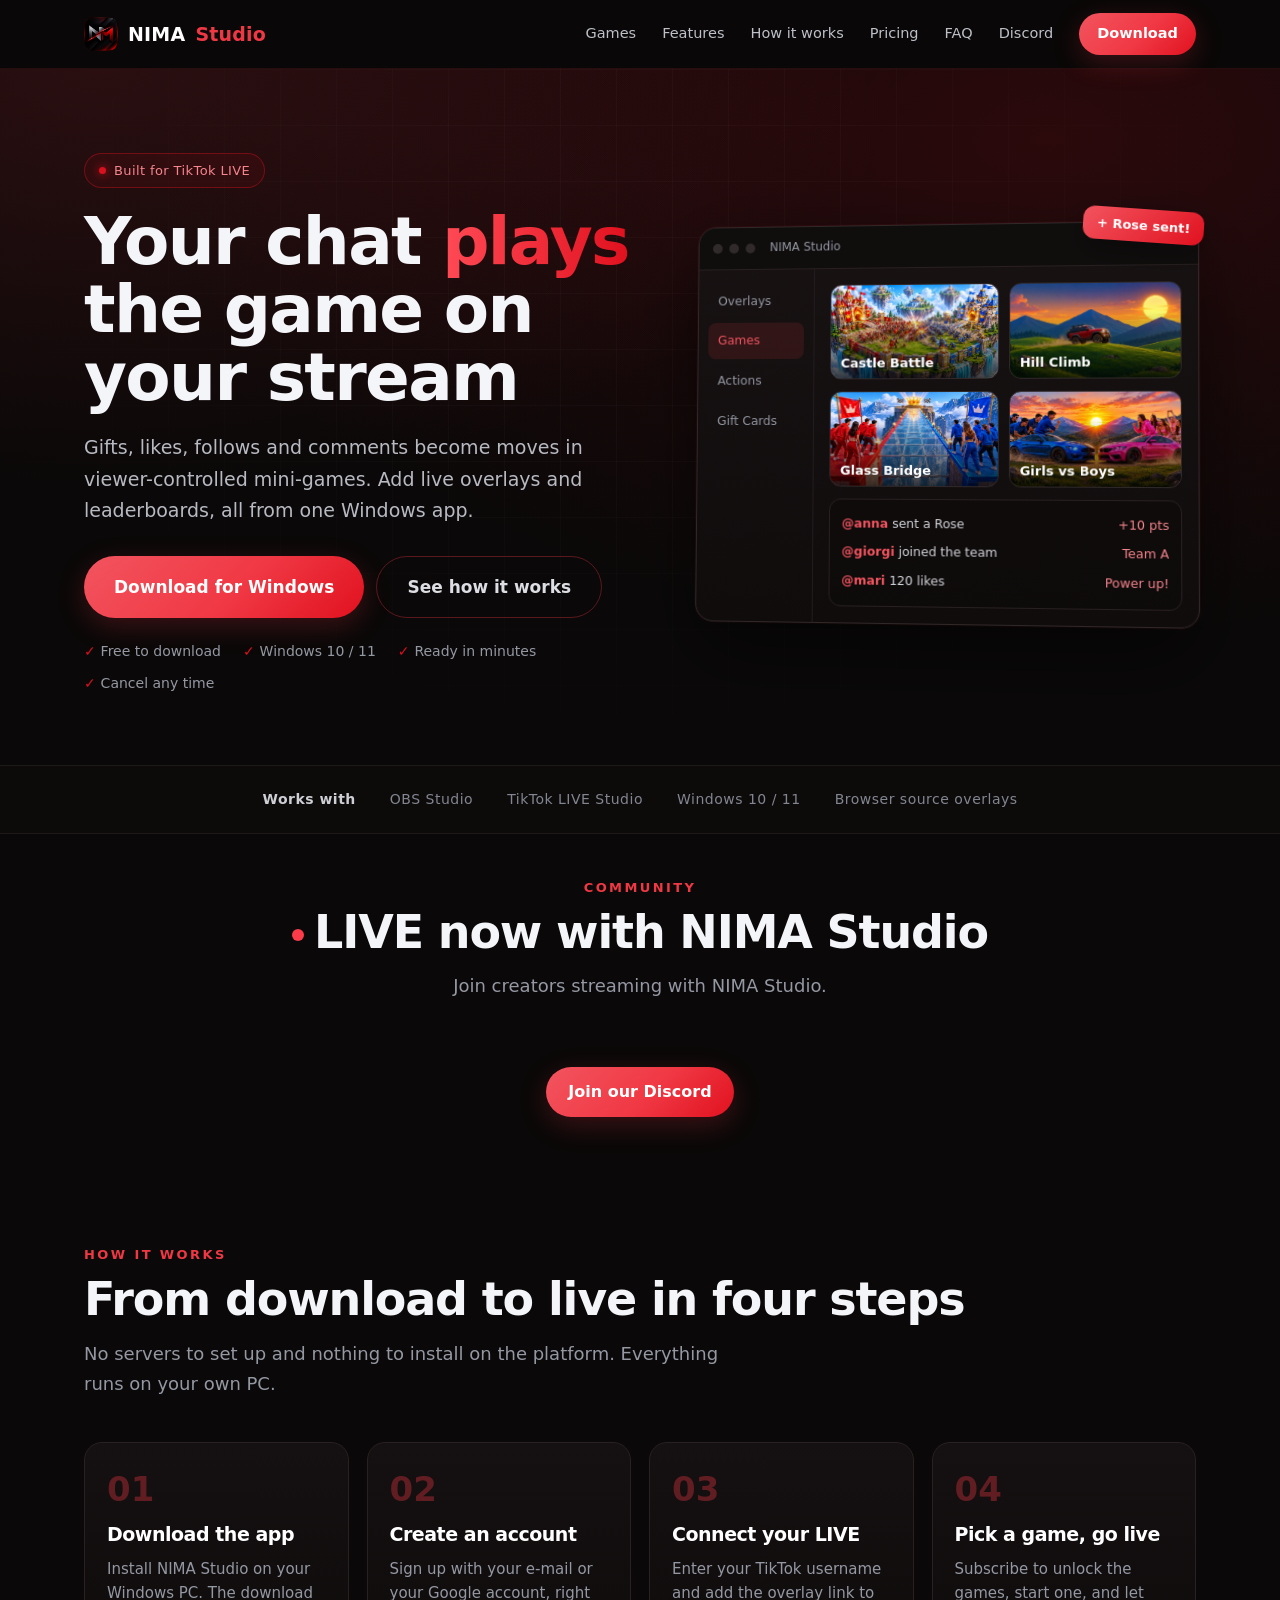
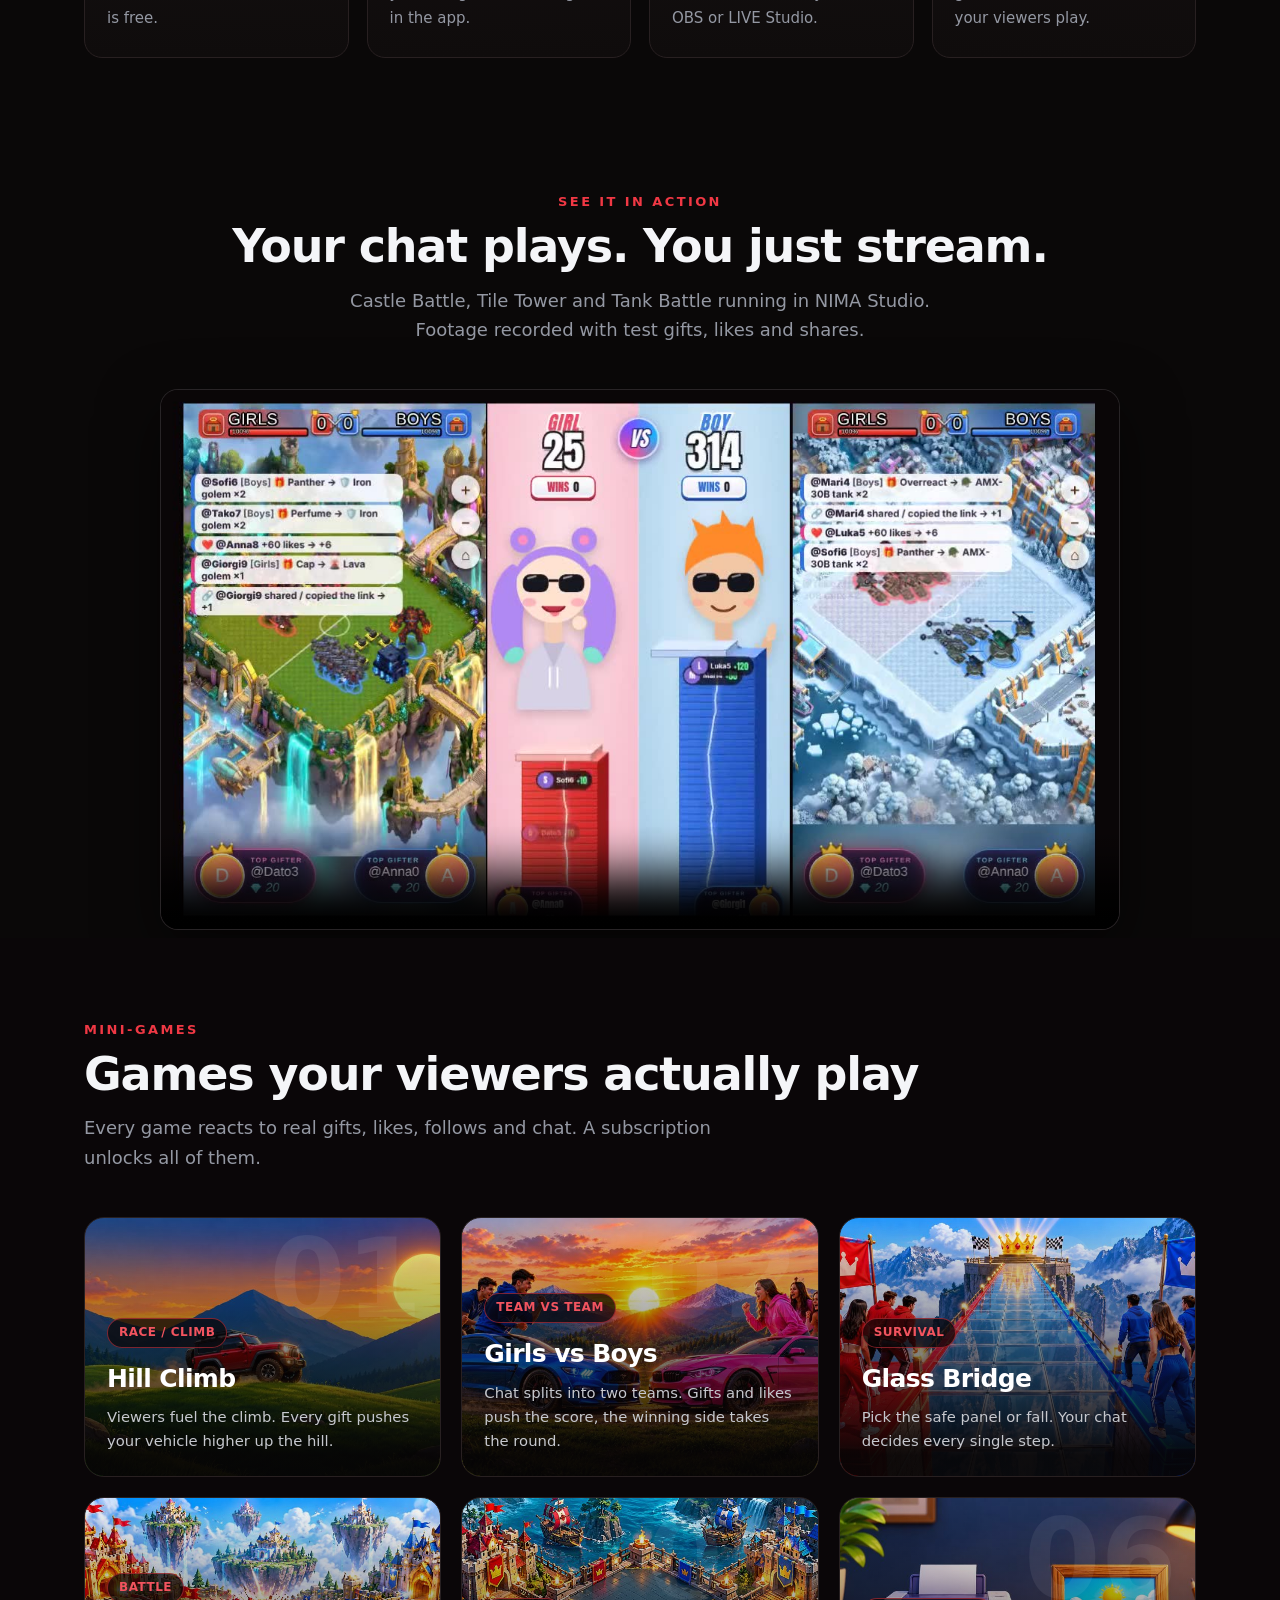
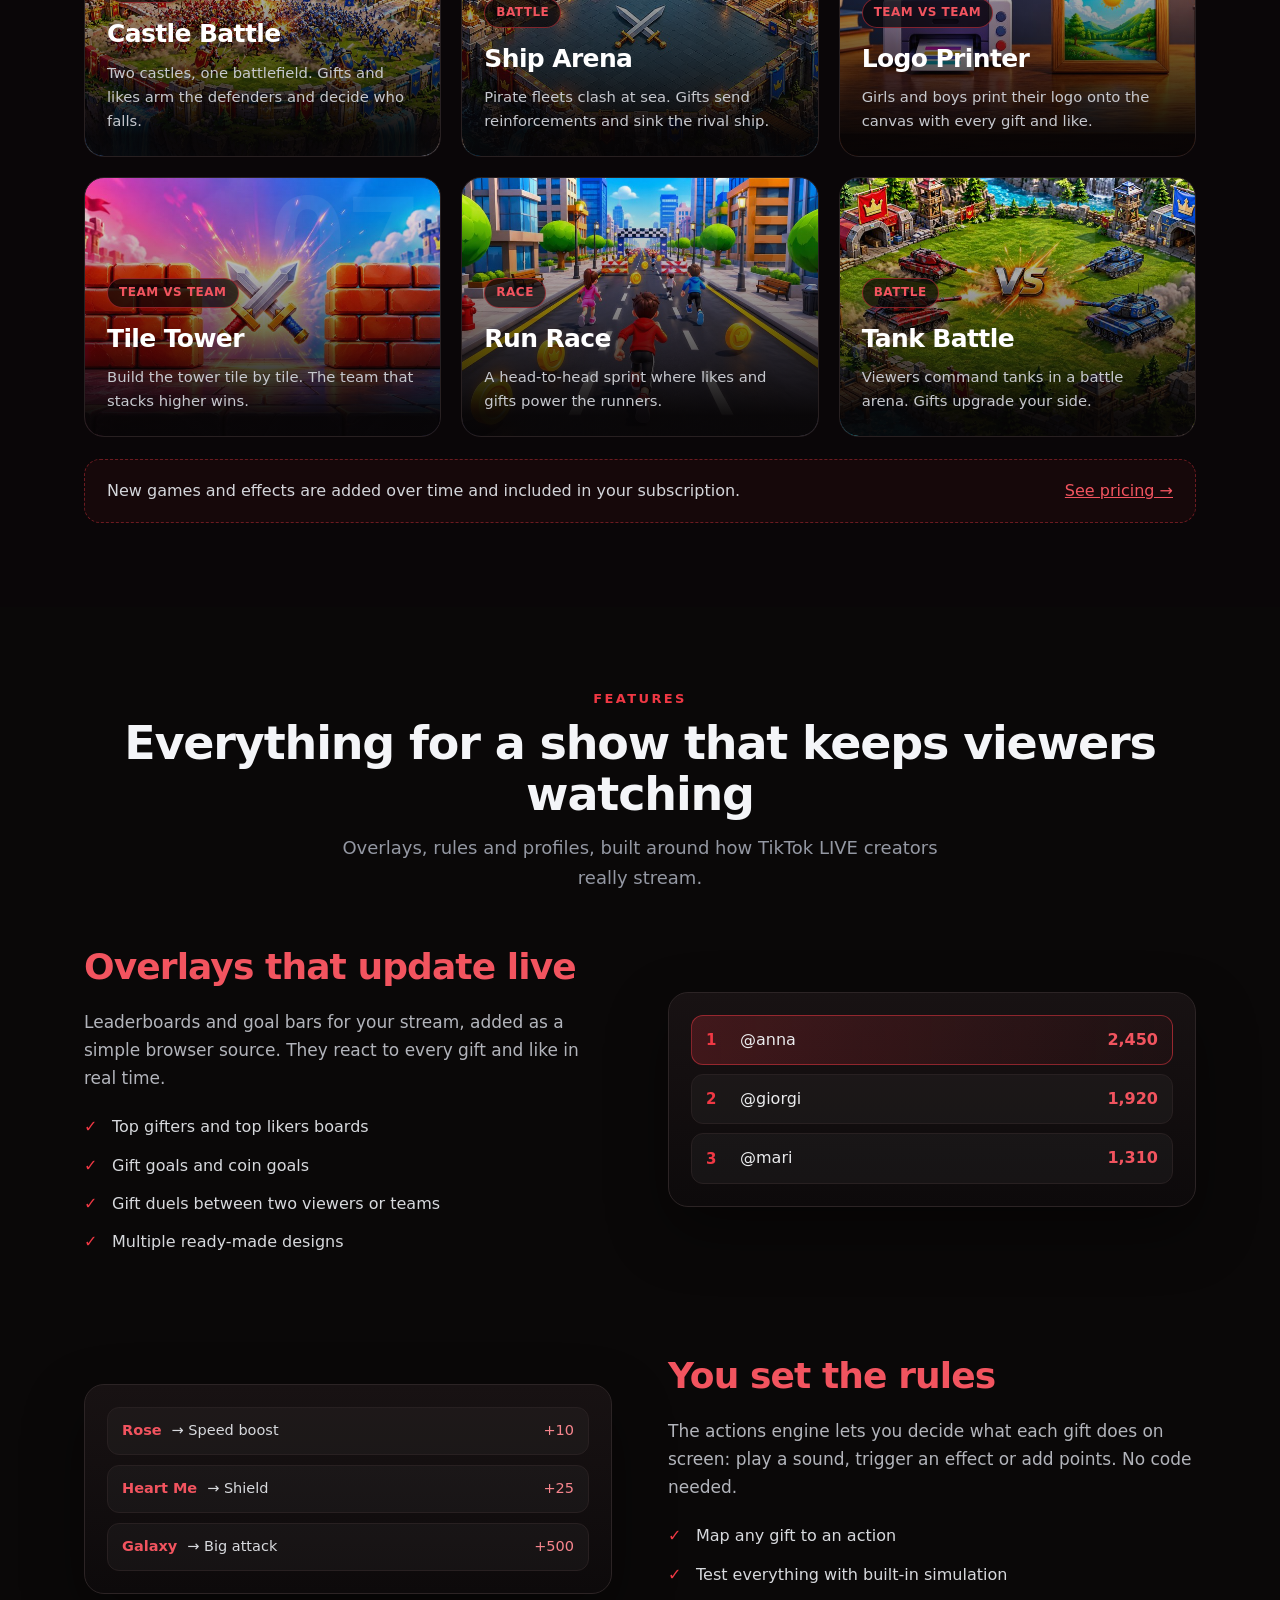
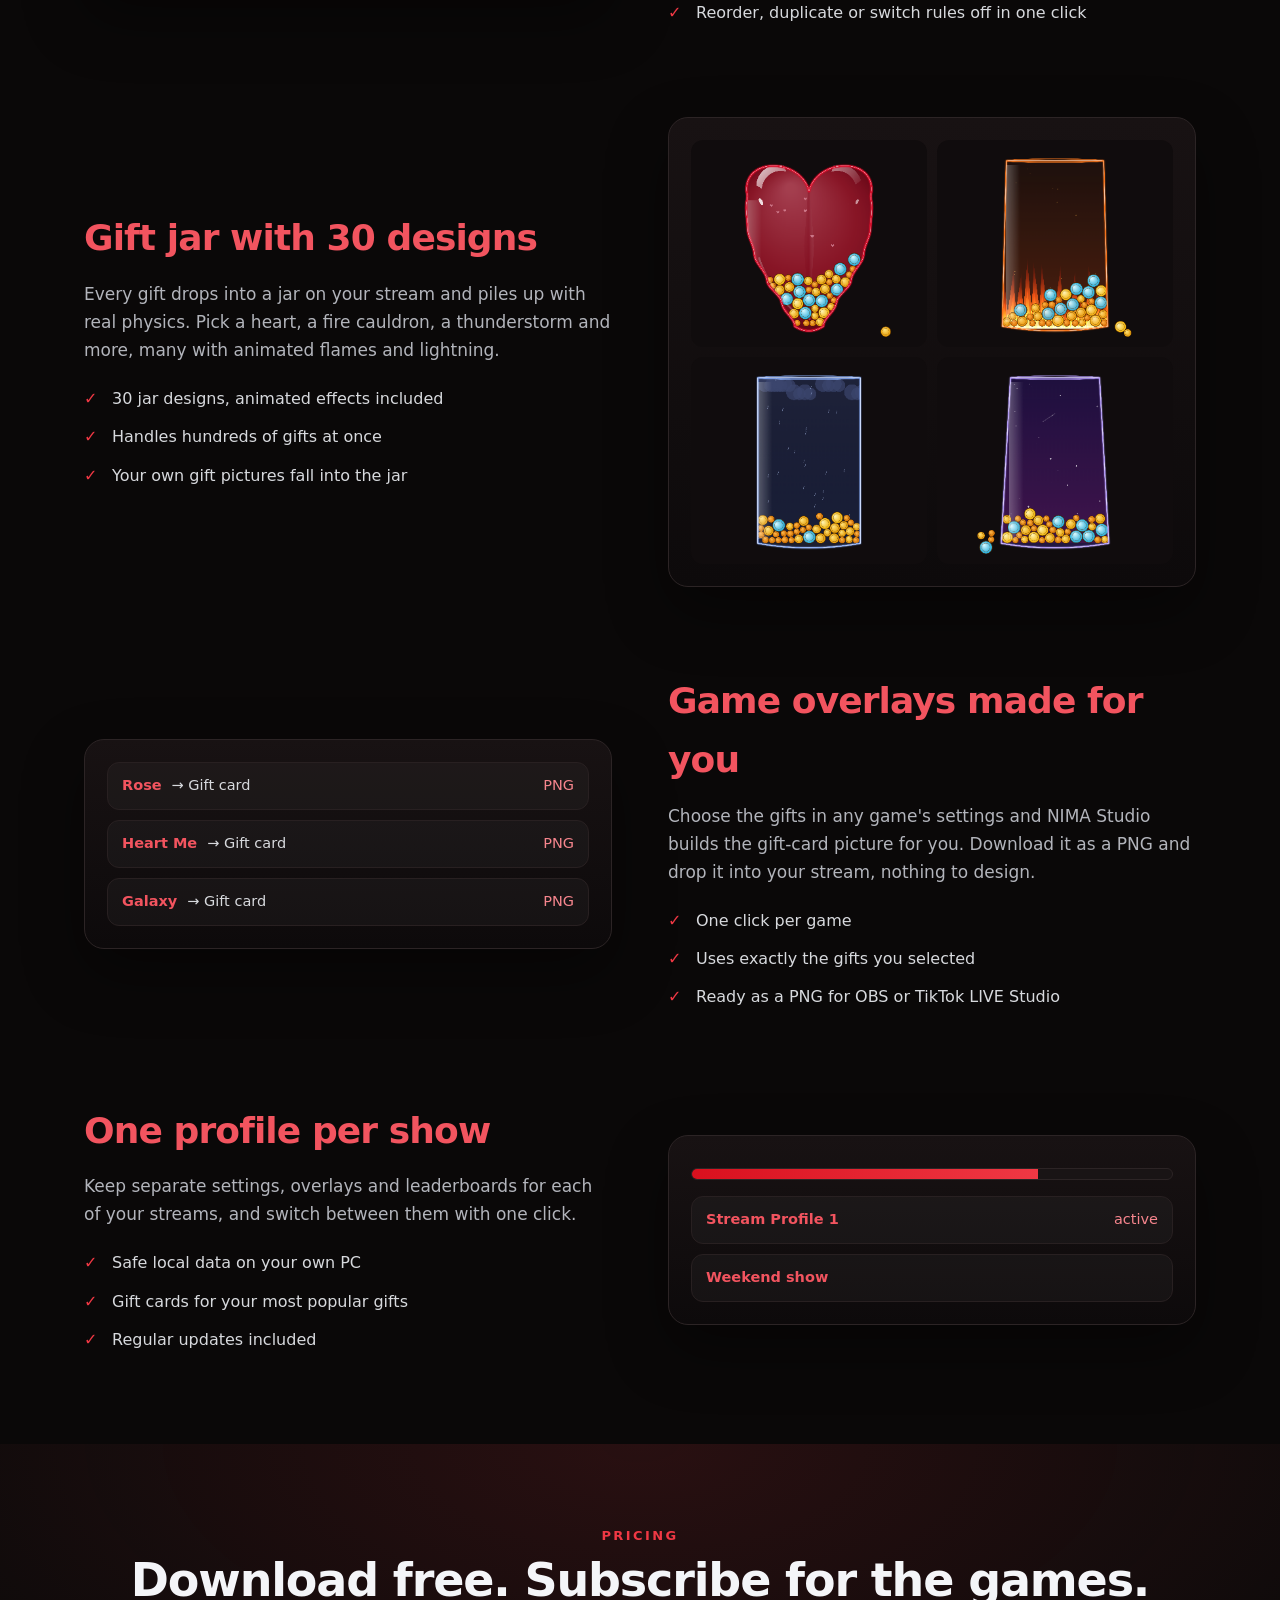
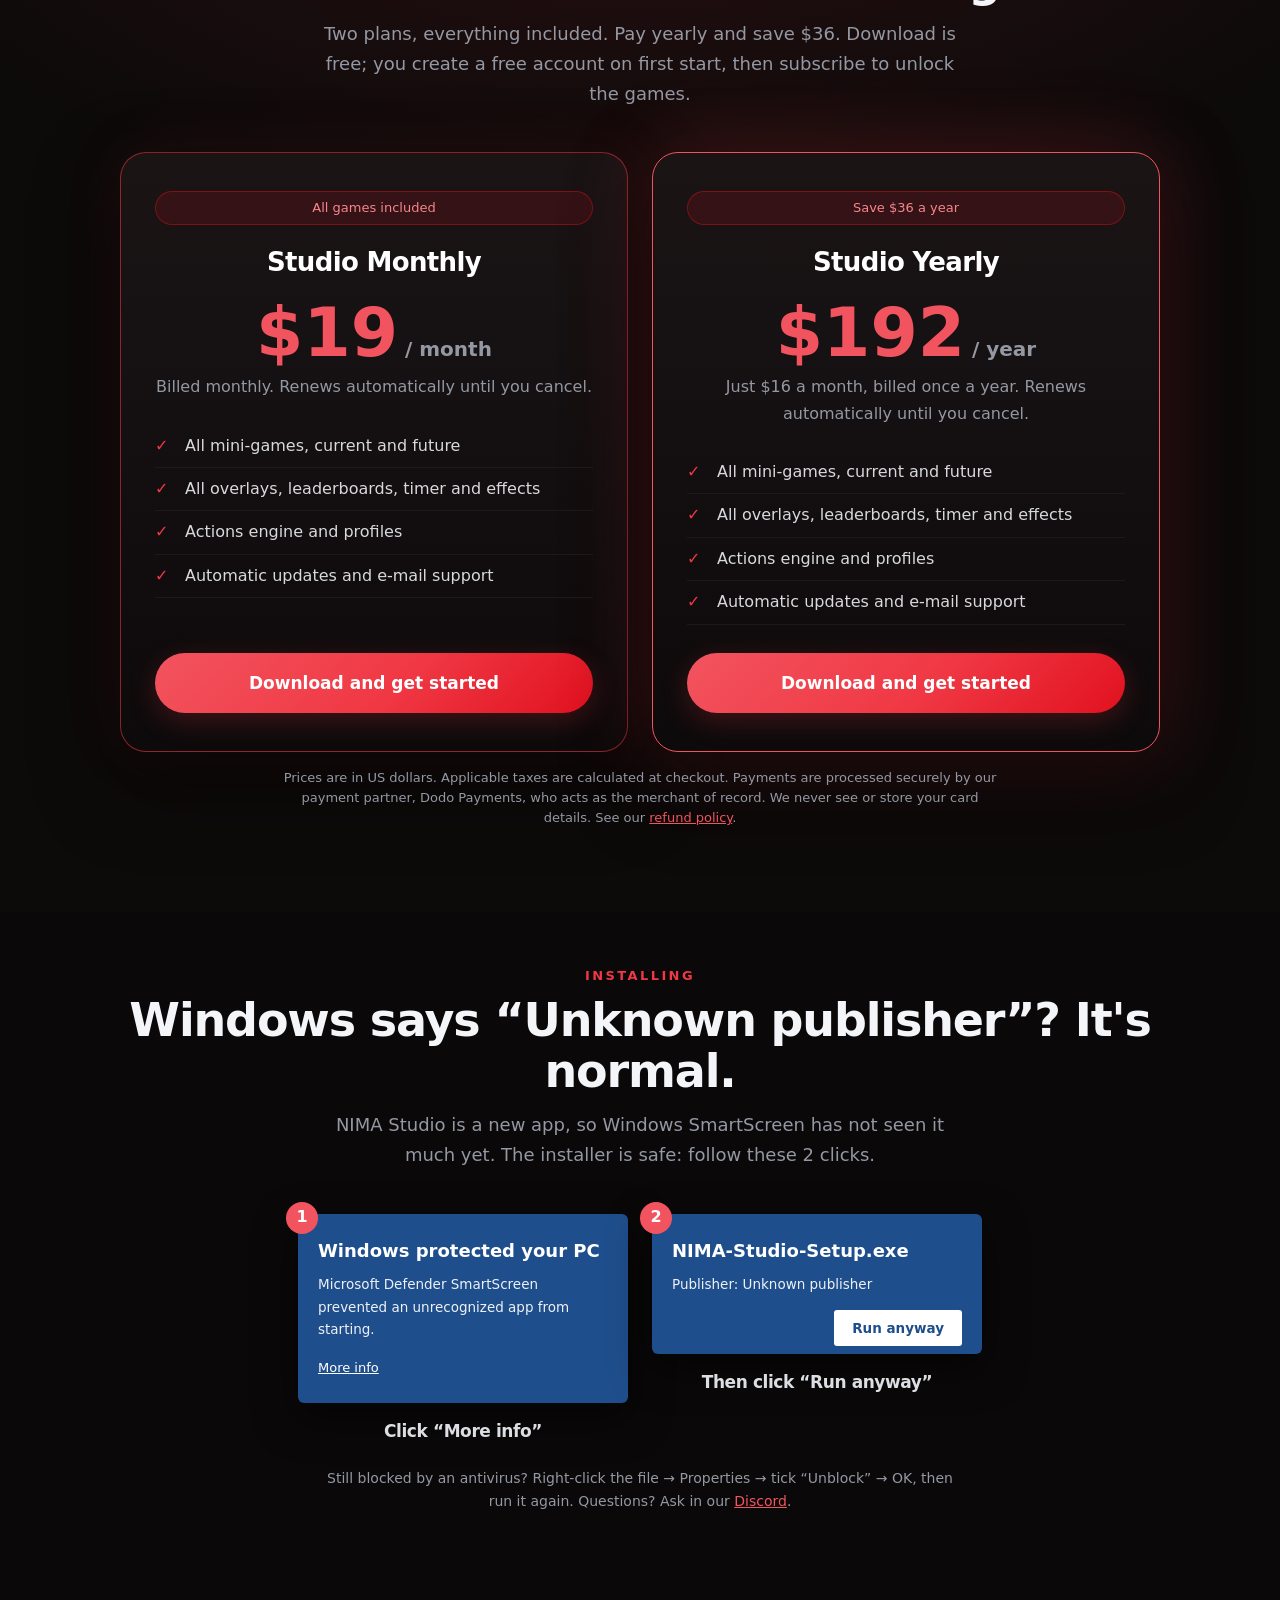
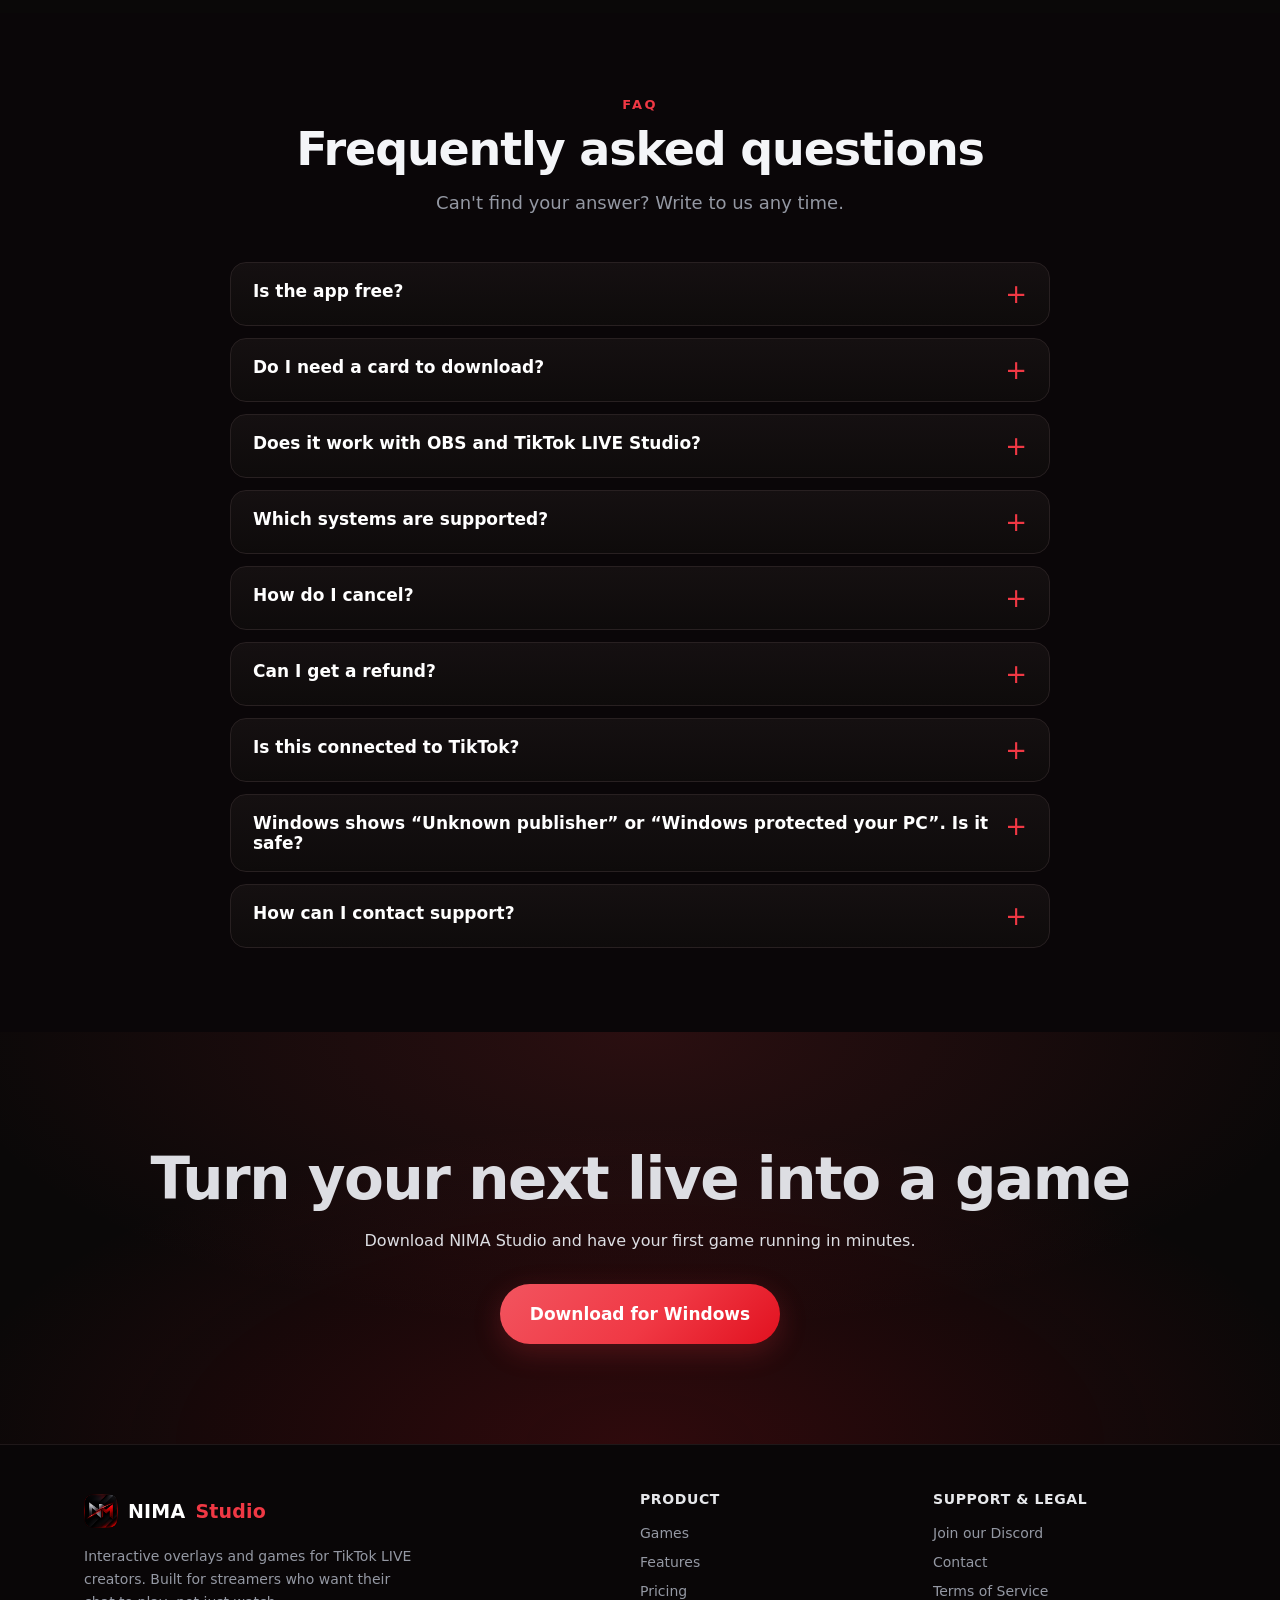
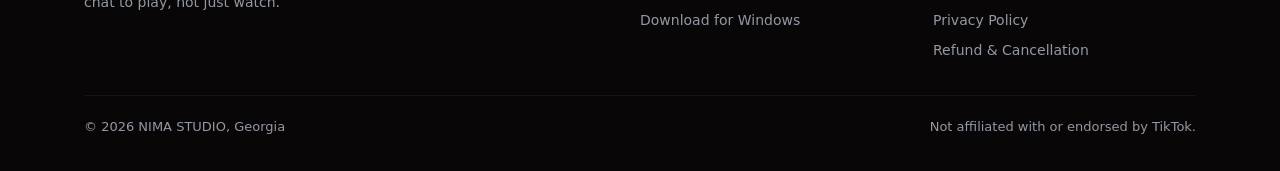
<file: index.html>
<!doctype html><html lang="en"><head><meta charset="utf-8"><meta name="viewport" content="width=device-width,initial-scale=1"><title>NIMA Studio – Interactive games and overlays for TikTok LIVE</title><link rel="icon" type="image/png" sizes="32x32" href="img/favicon-32.png"><link rel="apple-touch-icon" href="img/apple-touch-icon.png"><meta property="og:image" content="https://nima-studio.live/img/logo.png"><meta name="description" content="NIMA Studio is a Windows app for TikTok LIVE creators: viewer-controlled mini-games, stream overlays and an actions engine. Free to download, $19 per month or $192 per year for the games."><meta property="og:type" content="website"><meta property="og:url" content="https://nima-studio.live/"><meta name="twitter:card" content="summary_large_image"><link rel="canonical" href="https://nima-studio.live/"><meta property="og:title" content="NIMA Studio – Interactive games for TikTok LIVE"><meta property="og:description" content="Your chat controls the game. Mini-games, overlays and actions for TikTok LIVE."><link rel="stylesheet" href="style.css"></head><body>
<header class="top"><div class="wrap"><a class="brand" href="index.html"><img class="blogo" src="img/logo.png" alt="NIMA Studio">NIMA <b>Studio</b></a><nav><a href="index.html#games">Games</a><a href="index.html#features">Features</a><a href="index.html#how">How it works</a><a href="index.html#pricing">Pricing</a><a href="index.html#faq">FAQ</a><a href="https://discord.gg/qyWZeTb5Fz" target="_blank" rel="noopener">Discord</a><a class="cta" href="download/NIMA-Studio-Setup.exe" download>Download</a></nav></div></header>
<div class="hero"><div class="wrap"><div><span class="eyebrow">Built for TikTok LIVE</span><h1>Your chat <em>plays</em> the game on your stream</h1><p class="lead">Gifts, likes, follows and comments become moves in viewer-controlled mini-games. Add live overlays and leaderboards, all from one Windows app.</p><div class="ctas"><a class="btn lg" href="download/NIMA-Studio-Setup.exe" download>Download for Windows</a><a class="btn ghost lg" href="#how">See how it works</a></div><div class="trust"><span>Free to download</span><span>Windows 10 / 11</span><span>Ready in minutes</span><span>Cancel any time</span></div></div>
<div style="position:relative"><span class="float">+ Rose sent!</span><div class="mock"><div class="bar"><b></b><b></b><b></b><span>NIMA Studio</span></div><div class="body"><div class="side"><div>Overlays</div><div class="on">Games</div><div>Actions</div><div>Gift Cards</div></div><div class="main"><div class="row"><div class="g" style="background-image:url(img/card_castle.jpg)"><span>Castle Battle</span></div><div class="g" style="background-image:url(img/card_hill.jpg)"><span>Hill Climb</span></div></div><div class="row"><div class="g" style="background-image:url(img/card_glass.jpg)"><span>Glass Bridge</span></div><div class="g" style="background-image:url(img/card_gvb.jpg)"><span>Girls vs Boys</span></div></div><div class="feed"><p><span><b>@anna</b> sent a Rose</span><em>+10 pts</em></p><p><span><b>@giorgi</b> joined the team</span><em>Team A</em></p><p><span><b>@mari</b> 120 likes</span><em>Power up!</em></p></div></div></div></div></div></div></div>
<div class="strip"><div class="wrap"><b>Works with</b><span>OBS Studio</span><span>TikTok LIVE Studio</span><span>Windows 10 / 11</span><span>Browser source overlays</span></div></div>
<section id="live" style="padding:46px 0"><div class="wrap center"><div class="kick">Community</div><h2><span class="ldot"></span>LIVE now with NIMA Studio</h2><p class="sub" id="liveSum">Checking who is streaming…</p><div class="lvlist" id="liveList"></div><a class="btn" href="https://discord.gg/qyWZeTb5Fz" target="_blank" rel="noopener" style="margin-top:22px">Join our Discord</a></div></section>
<script>(function(){var A='https://nima-api.netlify.app/api/live',S=document.getElementById('liveSum'),L=document.getElementById('liveList');function esc(t){return String(t).replace(/[&<>"]/g,function(c){return{'&':'&amp;','<':'&lt;','>':'&gt;','"':'&quot;'}[c]})}
function load(){fetch(A).then(function(r){return r.json()}).then(function(j){if(!j||!j.ok)throw 0;var n=j.count;S.textContent=n?(n+(n==1?' streamer is':' streamers are')+' LIVE right now · '+j.viewers.toLocaleString()+' viewers watching'):'Nobody is live at this moment. Be the first!';L.innerHTML=j.streamers.map(function(s){return '<a class="lv" target="_blank" rel="noopener" href="https://www.tiktok.com/@'+encodeURIComponent(s.name)+'/live"><b>@'+esc(s.name)+'</b><span><i></i>'+s.viewers.toLocaleString()+' watching</span><em>Watch LIVE →</em></a>'}).join('')}).catch(function(){S.textContent='Join creators streaming with NIMA Studio.';L.innerHTML=''})}
load();setInterval(load,60000)})();</script>
<section id="how"><div class="wrap"><div class="kick">How it works</div><h2>From download to live in four steps</h2><p class="sub">No servers to set up and nothing to install on the platform. Everything runs on your own PC.</p><div class="steps"><div class="step"><h3>Download the app</h3><p>Install NIMA Studio on your Windows PC. The download is free.</p></div><div class="step"><h3>Create an account</h3><p>Sign up with your e-mail or your Google account, right in the app.</p></div><div class="step"><h3>Connect your LIVE</h3><p>Enter your TikTok username and add the overlay link to OBS or LIVE Studio.</p></div><div class="step"><h3>Pick a game, go live</h3><p>Subscribe to unlock the games, start one, and let your viewers play.</p></div></div></div></section>
<section id="demo" style="padding:52px 0 8px"><div class="wrap center"><div class="kick">See it in action</div><h2>Your chat plays. You just stream.</h2><p class="sub">Castle Battle, Tile Tower and Tank Battle running in NIMA Studio. Footage recorded with test gifts, likes and shares.</p>
<div class="demov"><video id="demoV" muted loop playsinline preload="none" poster="img/demo_poster.jpg" aria-label="NIMA Studio games in action"><source src="img/demo.mp4" type="video/mp4"></video></div></div></section>
<script>(function(){var v=document.getElementById('demoV');if(!v)return;if(!('IntersectionObserver' in window)){v.controls=true;return}
var io=new IntersectionObserver(function(e){e.forEach(function(x){if(x.isIntersecting){v.play().catch(function(){v.controls=true})}else v.pause()})},{threshold:.35});io.observe(v)})();</script>
<section id="games" style="background:#0a0608"><div class="wrap"><div class="kick">Mini-games</div><h2>Games your viewers actually play</h2><p class="sub">Every game reacts to real gifts, likes, follows and chat. A subscription unlocks all of them.</p><div class="games"><article class="game" style="background-image:url(img/card_hill.jpg)"><span class="big">01</span><div class="in"><span class="tag">RACE / CLIMB</span><h3>Hill Climb</h3><p>Viewers fuel the climb. Every gift pushes your vehicle higher up the hill.</p></div></article><article class="game" style="background-image:url(img/card_gvb.jpg)"><span class="big">02</span><div class="in"><span class="tag">TEAM VS TEAM</span><h3>Girls vs Boys</h3><p>Chat splits into two teams. Gifts and likes push the score, the winning side takes the round.</p></div></article><article class="game" style="background-image:url(img/card_glass.jpg)"><span class="big">03</span><div class="in"><span class="tag">SURVIVAL</span><h3>Glass Bridge</h3><p>Pick the safe panel or fall. Your chat decides every single step.</p></div></article><article class="game" style="background-image:url(img/card_castle.jpg)"><span class="big">04</span><div class="in"><span class="tag">BATTLE</span><h3>Castle Battle</h3><p>Two castles, one battlefield. Gifts and likes arm the defenders and decide who falls.</p></div></article><article class="game" style="background-image:url(img/card_ship.jpg)"><span class="big">05</span><div class="in"><span class="tag">BATTLE</span><h3>Ship Arena</h3><p>Pirate fleets clash at sea. Gifts send reinforcements and sink the rival ship.</p></div></article><article class="game" style="background-image:url(img/card_printer.jpg)"><span class="big">06</span><div class="in"><span class="tag">TEAM VS TEAM</span><h3>Logo Printer</h3><p>Girls and boys print their logo onto the canvas with every gift and like.</p></div></article><article class="game" style="background-image:url(img/card_tile.jpg)"><span class="big">07</span><div class="in"><span class="tag">TEAM VS TEAM</span><h3>Tile Tower</h3><p>Build the tower tile by tile. The team that stacks higher wins.</p></div></article><article class="game" style="background-image:url(img/card_run.jpg)"><span class="big">08</span><div class="in"><span class="tag">RACE</span><h3>Run Race</h3><p>A head-to-head sprint where likes and gifts power the runners.</p></div></article><article class="game" style="background-image:url(img/card_tank.jpg)"><span class="big">09</span><div class="in"><span class="tag">BATTLE</span><h3>Tank Battle</h3><p>Viewers command tanks in a battle arena. Gifts upgrade your side.</p></div></article></div><div class="note-b"><span>New games and effects are added over time and included in your subscription.</span><a href="#pricing">See pricing →</a></div></div></section>
<section id="features"><div class="wrap"><div class="center"><div class="kick">Features</div><h2>Everything for a show that keeps viewers watching</h2><p class="sub">Overlays, rules and profiles, built around how TikTok LIVE creators really stream.</p></div>
<div class="split"><div><h3>Overlays that update live</h3><p>Leaderboards and goal bars for your stream, added as a simple browser source. They react to every gift and like in real time.</p><ul class="ticks"><li>Top gifters and top likers boards</li><li>Gift goals and coin goals</li><li>Gift duels between two viewers or teams</li><li>Multiple ready-made designs</li></ul></div><div class="vis"><div class="lb"><div><i>1</i><span>@anna</span><b>2,450</b></div><div><i>2</i><span>@giorgi</span><b>1,920</b></div><div><i>3</i><span>@mari</span><b>1,310</b></div></div></div></div>
<div class="split rev"><div><h3>You set the rules</h3><p>The actions engine lets you decide what each gift does on screen: play a sound, trigger an effect or add points. No code needed.</p><ul class="ticks"><li>Map any gift to an action</li><li>Test everything with built-in simulation</li><li>Reorder, duplicate or switch rules off in one click</li></ul></div><div class="vis"><div class="rules"><div><em>Rose</em> → Speed boost<u>+10</u></div><div><em>Heart Me</em> → Shield<u>+25</u></div><div><em>Galaxy</em> → Big attack<u>+500</u></div></div></div></div>
<div class="split"><div><h3>Gift jar with 30 designs</h3><p>Every gift drops into a jar on your stream and piles up with real physics. Pick a heart, a fire cauldron, a thunderstorm and more, many with animated flames and lightning.</p><ul class="ticks"><li>30 jar designs, animated effects included</li><li>Handles hundreds of gifts at once</li><li>Your own gift pictures fall into the jar</li></ul></div><div class="vis"><div class="jars"><img src="img/jar_heart.png" alt="Heart gift jar"><img src="img/jar_inferno.png" alt="Inferno gift jar"><img src="img/jar_storm.png" alt="Thunderstorm gift jar"><img src="img/jar_galaxy.png" alt="Galaxy gift jar"></div></div></div>
<div class="split rev"><div><h3>Game overlays made for you</h3><p>Choose the gifts in any game's settings and NIMA Studio builds the gift-card picture for you. Download it as a PNG and drop it into your stream, nothing to design.</p><ul class="ticks"><li>One click per game</li><li>Uses exactly the gifts you selected</li><li>Ready as a PNG for OBS or TikTok LIVE Studio</li></ul></div><div class="vis"><div class="rules"><div><em>Rose</em> → Gift card<u>PNG</u></div><div><em>Heart Me</em> → Gift card<u>PNG</u></div><div><em>Galaxy</em> → Gift card<u>PNG</u></div></div></div></div>
<div class="split"><div><h3>One profile per show</h3><p>Keep separate settings, overlays and leaderboards for each of your streams, and switch between them with one click.</p><ul class="ticks"><li>Safe local data on your own PC</li><li>Gift cards for your most popular gifts</li><li>Regular updates included</li></ul></div><div class="vis"><div class="bar2"><i></i></div><div class="rules"><div><em>Stream Profile 1</em><u>active</u></div><div><em>Weekend show</em></div></div></div></div></div></section>
<section id="pricing"><div class="wrap center"><div class="kick">Pricing</div><h2>Download free. Subscribe for the games.</h2><p class="sub">Two plans, everything included. Pay yearly and save $36. Download is free; you create a free account on first start, then subscribe to unlock the games.</p><div class="plans"><div class="price"><span class="pill">All games included</span><h3>Studio Monthly</h3><div class="amt">$19<small> / month</small></div><p style="color:var(--mut)">Billed monthly. Renews automatically until you cancel.</p><ul><li>All mini-games, current and future</li><li>All overlays, leaderboards, timer and effects</li><li>Actions engine and profiles</li><li>Automatic updates and e-mail support</li></ul><a class="btn lg" href="download/NIMA-Studio-Setup.exe" download style="width:100%;justify-content:center">Download and get started</a></div><div class="price best"><span class="pill">Save $36 a year</span><h3>Studio Yearly</h3><div class="amt">$192<small> / year</small></div><p style="color:var(--mut)">Just $16 a month, billed once a year. Renews automatically until you cancel.</p><ul><li>All mini-games, current and future</li><li>All overlays, leaderboards, timer and effects</li><li>Actions engine and profiles</li><li>Automatic updates and e-mail support</li></ul><a class="btn lg" href="download/NIMA-Studio-Setup.exe" download style="width:100%;justify-content:center">Download and get started</a></div></div><p class="fine" style="max-width:720px;margin:22px auto 0">Prices are in US dollars. Applicable taxes are calculated at checkout. Payments are processed securely by our payment partner, Dodo Payments, who acts as the merchant of record. We never see or store your card details. See our <a href="refund.html">refund policy</a>.</p></div></div></section>
<section id="smartscreen" style="padding:56px 0"><div class="wrap center"><div class="kick">Installing</div><h2>Windows says “Unknown publisher”? It's normal.</h2><p class="sub">NIMA Studio is a new app, so Windows SmartScreen has not seen it much yet. The installer is safe: follow these 2 clicks.</p>
<div class="ssg"><div class="ssb"><div class="ssn">1</div><div class="ssw"><b>Windows protected your PC</b><p>Microsoft Defender SmartScreen prevented an unrecognized app from starting.</p><span class="ssl">More info</span></div><h3>Click “More info”</h3></div>
<div class="ssb"><div class="ssn">2</div><div class="ssw"><b>NIMA-Studio-Setup.exe</b><p>Publisher: Unknown publisher</p><span class="ssbtn">Run anyway</span></div><h3>Then click “Run anyway”</h3></div></div>
<p class="sub" style="font-size:14px;margin-top:22px">Still blocked by an antivirus? Right-click the file → Properties → tick “Unblock” → OK, then run it again. Questions? Ask in our <a href="https://discord.gg/qyWZeTb5Fz" target="_blank" rel="noopener">Discord</a>.</p></div></section>
<section id="faq" style="background:#0a0608"><div class="wrap"><div class="center"><div class="kick">FAQ</div><h2>Frequently asked questions</h2><p class="sub">Can't find your answer? Write to us any time.</p></div><div class="faq">
<details><summary>Is the app free?</summary><p>Downloading and installing NIMA Studio is free. The games unlock with a subscription: $19 per month, or $192 per year (just $16 a month).</p></details>
<details><summary>Do I need a card to download?</summary><p>No. You only enter payment details when you decide to subscribe.</p></details>
<details><summary>Does it work with OBS and TikTok LIVE Studio?</summary><p>Yes. Overlays are added as a browser source in OBS or TikTok LIVE Studio using a link from the app.</p></details>
<details><summary>Which systems are supported?</summary><p>NIMA Studio is a desktop app for Windows 10 and 11 (64-bit).</p></details>
<details><summary>How do I cancel?</summary><p>You can cancel at any time. Your access continues until the end of the period you have paid for. See the <a href="refund.html">refund and cancellation policy</a>.</p></details>
<details><summary>Can I get a refund?</summary><p>Yes, within 7 days of your first payment, as described in our refund policy.</p></details>
<details><summary>Is this connected to TikTok?</summary><p>NIMA Studio is an independent product and is not affiliated with or endorsed by TikTok.</p></details>
<details><summary>Windows shows “Unknown publisher” or “Windows protected your PC”. Is it safe?</summary><p>Yes. The app is new and not yet widely downloaded, so SmartScreen shows this for every new program. Click <b>More info</b>, then <b>Run anyway</b>.</p></details>
<details><summary>How can I contact support?</summary><p>E-mail us at <a href="mailto:nchubabria5@gmail.com">nchubabria5@gmail.com</a> or use the <a href="contact.html">contact page</a>, or ask in our <a href="https://discord.gg/qyWZeTb5Fz" target="_blank" rel="noopener">Discord community</a>.</p></details>
</div></div></section>
<div class="final"><div class="wrap"><h2>Turn your next live into a game</h2><p class="sub">Download NIMA Studio and have your first game running in minutes.</p><a class="btn lg" href="download/NIMA-Studio-Setup.exe" download>Download for Windows</a></div></div>
<footer><div class="wrap"><div class="cols"><div><a class="brand" href="index.html"><img class="blogo" src="img/logo.png" alt="NIMA Studio">NIMA <b>Studio</b></a><p style="max-width:340px;margin:14px 0 0">Interactive overlays and games for TikTok LIVE creators. Built for streamers who want their chat to play, not just watch.</p></div><div><h4>Product</h4><a href="index.html#games">Games</a><a href="index.html#features">Features</a><a href="index.html#pricing">Pricing</a><a href="download/NIMA-Studio-Setup.exe" download>Download for Windows</a></div><div><h4>Support &amp; legal</h4><a href="https://discord.gg/qyWZeTb5Fz" target="_blank" rel="noopener">Join our Discord</a><a href="contact.html">Contact</a><a href="terms.html">Terms of Service</a><a href="privacy.html">Privacy Policy</a><a href="refund.html">Refund &amp; Cancellation</a></div></div><div class="legal"><span>© 2026 NIMA STUDIO, Georgia</span><span>Not affiliated with or endorsed by TikTok.</span></div></div></footer></body></html>
</file>
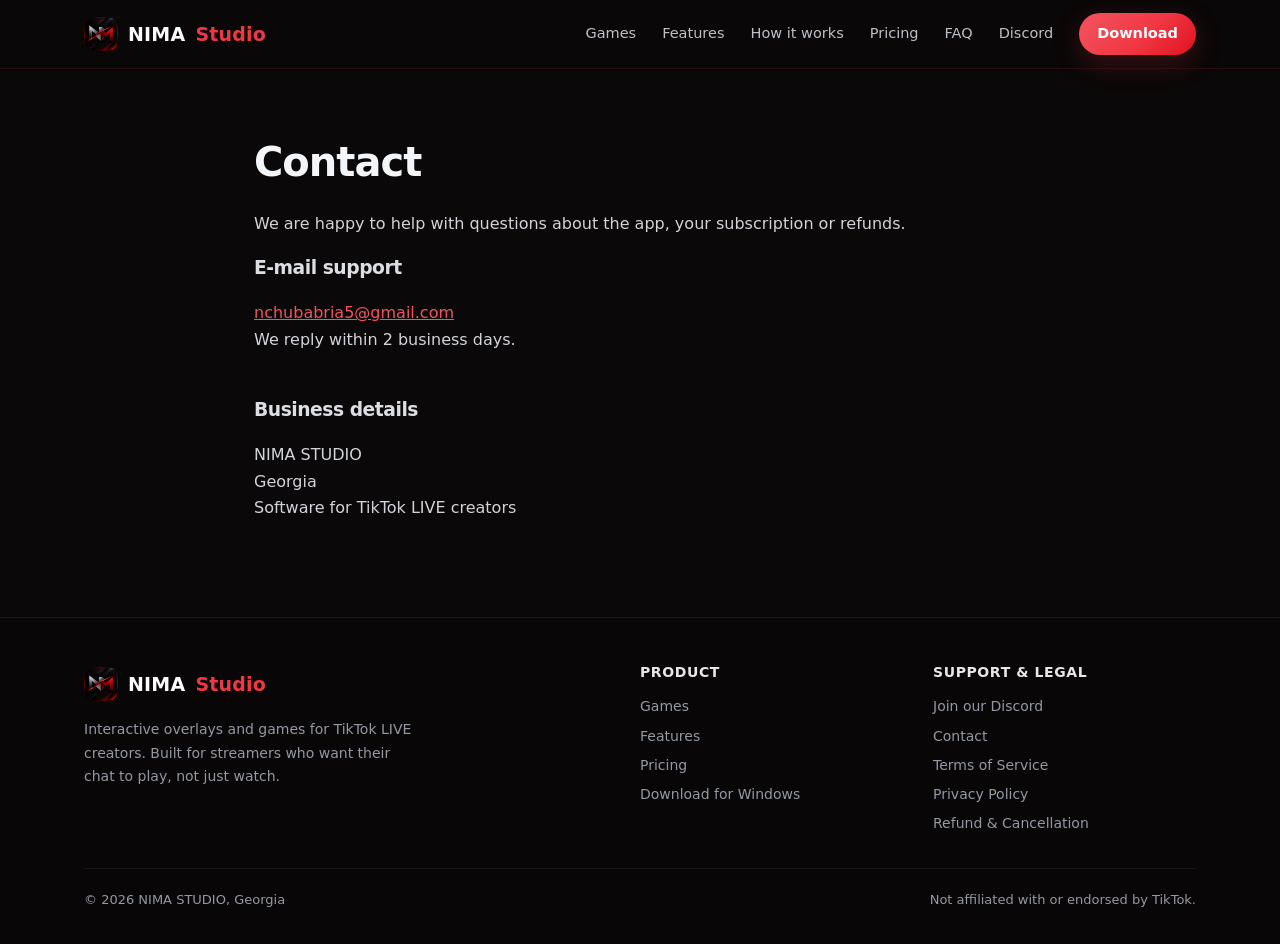
<file: contact.html>
<!doctype html><html lang="en"><head><meta charset="utf-8"><meta name="viewport" content="width=device-width,initial-scale=1"><title>Contact – NIMA Studio</title><link rel="icon" type="image/png" sizes="32x32" href="img/favicon-32.png"><link rel="apple-touch-icon" href="img/apple-touch-icon.png"><meta property="og:image" content="img/logo.png"><meta name="description" content="Contact NIMA Studio."><link rel="stylesheet" href="style.css"></head><body>
<header class="top"><div class="wrap"><a class="brand" href="index.html"><img class="blogo" src="img/logo.png" alt="NIMA Studio">NIMA <b>Studio</b></a><nav><a href="index.html#games">Games</a><a href="index.html#features">Features</a><a href="index.html#how">How it works</a><a href="index.html#pricing">Pricing</a><a href="index.html#faq">FAQ</a><a href="https://discord.gg/qyWZeTb5Fz" target="_blank" rel="noopener">Discord</a><a class="cta" href="download/NIMA-Studio-Setup.exe" download>Download</a></nav></div></header>
<div class="wrap doc"><h1>Contact</h1><p>We are happy to help with questions about the app, your subscription or refunds.</p>
<div class="card"><h3>E-mail support</h3><p><a href="mailto:nchubabria5@gmail.com">nchubabria5@gmail.com</a><br>We reply within 2 business days.</p></div><br>
<div class="card"><h3>Business details</h3><p>NIMA STUDIO<br>Georgia<br>Software for TikTok LIVE creators</p></div></div>
<footer><div class="wrap"><div class="cols"><div><a class="brand" href="index.html"><img class="blogo" src="img/logo.png" alt="NIMA Studio">NIMA <b>Studio</b></a><p style="max-width:340px;margin:14px 0 0">Interactive overlays and games for TikTok LIVE creators. Built for streamers who want their chat to play, not just watch.</p></div><div><h4>Product</h4><a href="index.html#games">Games</a><a href="index.html#features">Features</a><a href="index.html#pricing">Pricing</a><a href="download/NIMA-Studio-Setup.exe" download>Download for Windows</a></div><div><h4>Support &amp; legal</h4><a href="https://discord.gg/qyWZeTb5Fz" target="_blank" rel="noopener">Join our Discord</a><a href="contact.html">Contact</a><a href="terms.html">Terms of Service</a><a href="privacy.html">Privacy Policy</a><a href="refund.html">Refund &amp; Cancellation</a></div></div><div class="legal"><span>© 2026 NIMA STUDIO, Georgia</span><span>Not affiliated with or endorsed by TikTok.</span></div></div></footer></body></html>
</file>
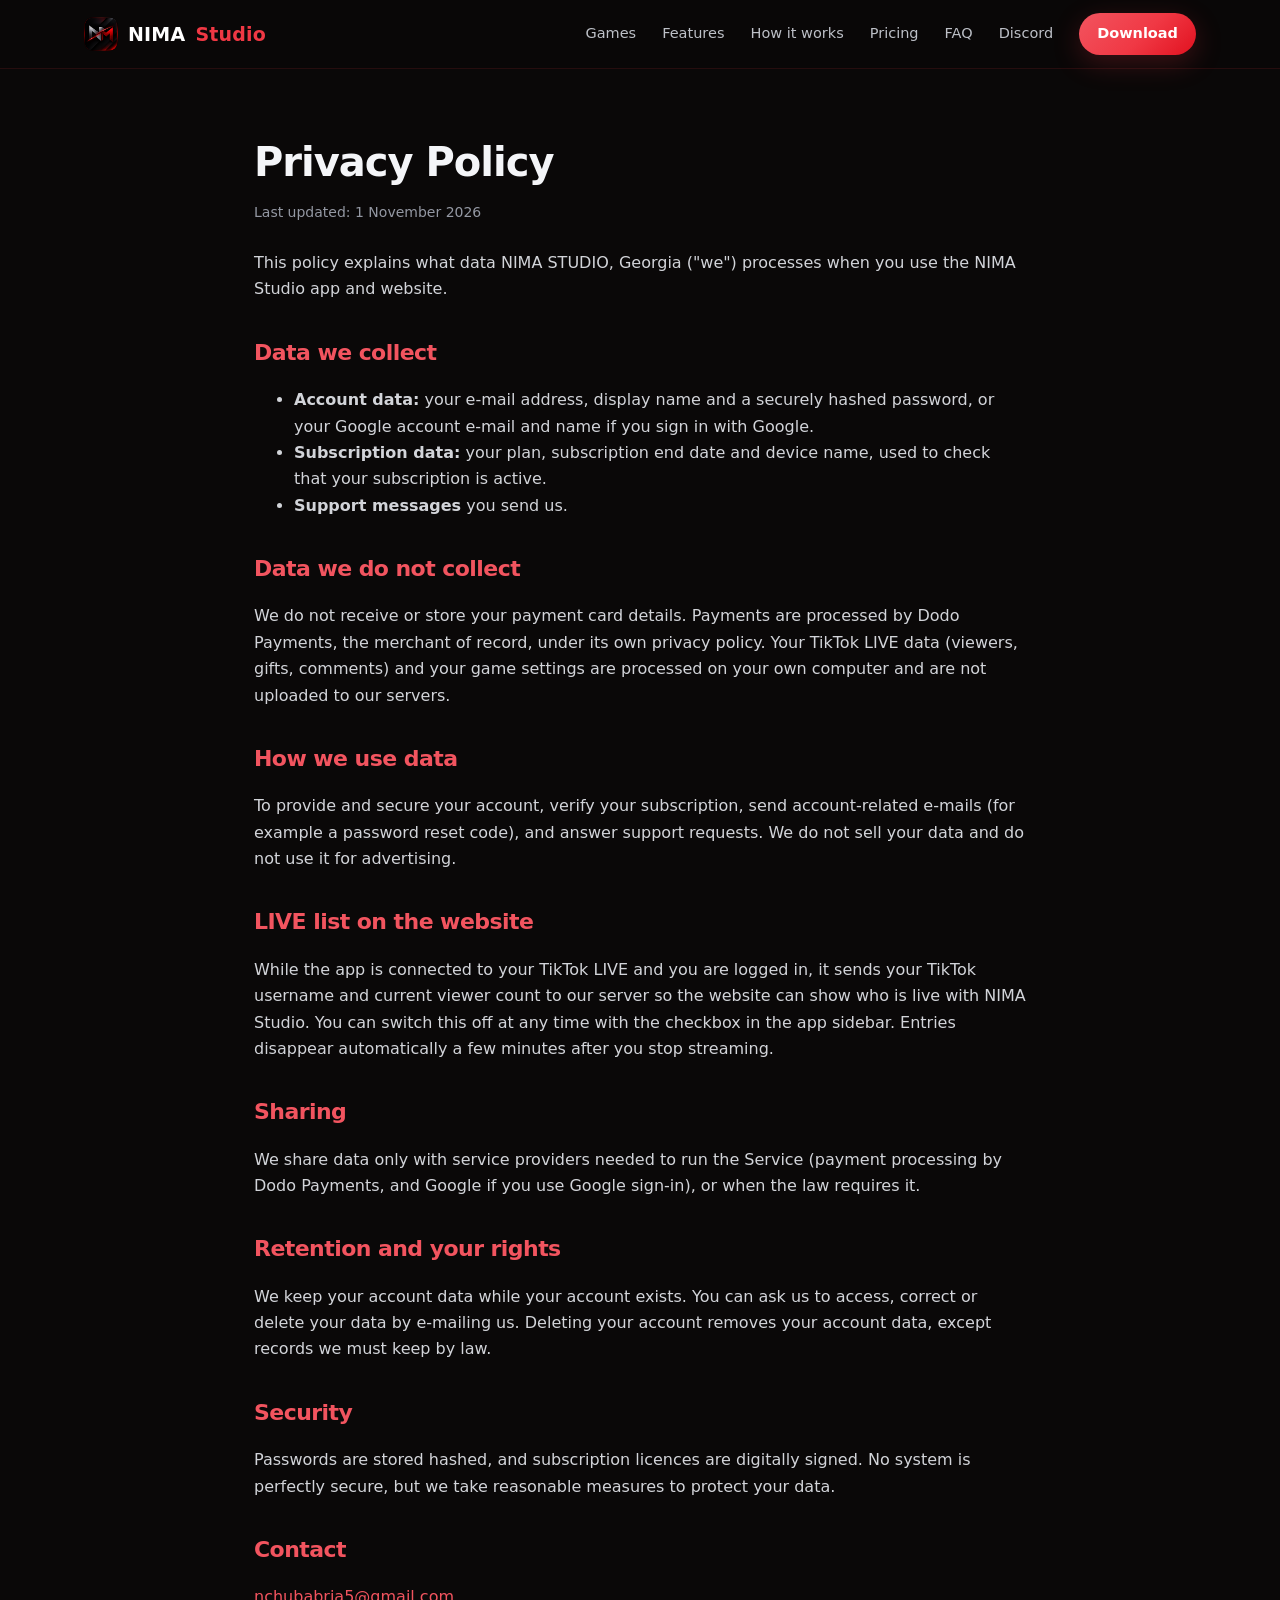
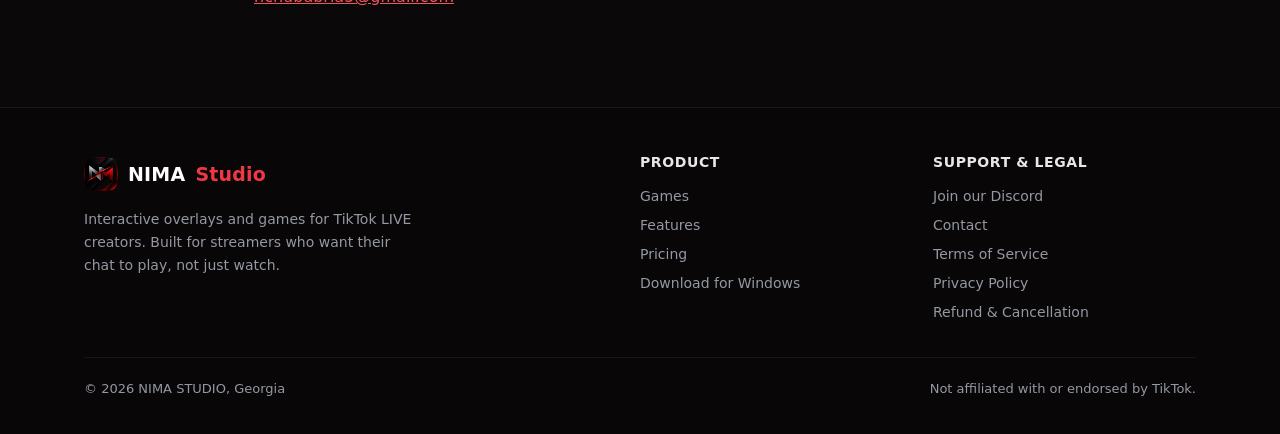
<file: privacy.html>
<!doctype html><html lang="en"><head><meta charset="utf-8"><meta name="viewport" content="width=device-width,initial-scale=1"><title>Privacy Policy – NIMA Studio</title><link rel="icon" type="image/png" sizes="32x32" href="img/favicon-32.png"><link rel="apple-touch-icon" href="img/apple-touch-icon.png"><meta property="og:image" content="img/logo.png"><meta name="description" content="How NIMA Studio handles your data."><link rel="stylesheet" href="style.css"></head><body>
<header class="top"><div class="wrap"><a class="brand" href="index.html"><img class="blogo" src="img/logo.png" alt="NIMA Studio">NIMA <b>Studio</b></a><nav><a href="index.html#games">Games</a><a href="index.html#features">Features</a><a href="index.html#how">How it works</a><a href="index.html#pricing">Pricing</a><a href="index.html#faq">FAQ</a><a href="https://discord.gg/qyWZeTb5Fz" target="_blank" rel="noopener">Discord</a><a class="cta" href="download/NIMA-Studio-Setup.exe" download>Download</a></nav></div></header>
<div class="wrap doc"><h1>Privacy Policy</h1><div class="date">Last updated: 1 November 2026</div>
<p>This policy explains what data NIMA STUDIO, Georgia ("we") processes when you use the NIMA Studio app and website.</p>
<h2>Data we collect</h2><ul><li><b>Account data:</b> your e-mail address, display name and a securely hashed password, or your Google account e-mail and name if you sign in with Google.</li><li><b>Subscription data:</b> your plan, subscription end date and device name, used to check that your subscription is active.</li><li><b>Support messages</b> you send us.</li></ul>
<h2>Data we do not collect</h2><p>We do not receive or store your payment card details. Payments are processed by Dodo Payments, the merchant of record, under its own privacy policy. Your TikTok LIVE data (viewers, gifts, comments) and your game settings are processed on your own computer and are not uploaded to our servers.</p>
<h2>How we use data</h2><p>To provide and secure your account, verify your subscription, send account-related e-mails (for example a password reset code), and answer support requests. We do not sell your data and do not use it for advertising.</p>
<h2>LIVE list on the website</h2><p>While the app is connected to your TikTok LIVE and you are logged in, it sends your TikTok username and current viewer count to our server so the website can show who is live with NIMA Studio. You can switch this off at any time with the checkbox in the app sidebar. Entries disappear automatically a few minutes after you stop streaming.</p><h2>Sharing</h2><p>We share data only with service providers needed to run the Service (payment processing by Dodo Payments, and Google if you use Google sign-in), or when the law requires it.</p>
<h2>Retention and your rights</h2><p>We keep your account data while your account exists. You can ask us to access, correct or delete your data by e-mailing us. Deleting your account removes your account data, except records we must keep by law.</p>
<h2>Security</h2><p>Passwords are stored hashed, and subscription licences are digitally signed. No system is perfectly secure, but we take reasonable measures to protect your data.</p>
<h2>Contact</h2><p><a href="mailto:nchubabria5@gmail.com">nchubabria5@gmail.com</a></p></div>
<footer><div class="wrap"><div class="cols"><div><a class="brand" href="index.html"><img class="blogo" src="img/logo.png" alt="NIMA Studio">NIMA <b>Studio</b></a><p style="max-width:340px;margin:14px 0 0">Interactive overlays and games for TikTok LIVE creators. Built for streamers who want their chat to play, not just watch.</p></div><div><h4>Product</h4><a href="index.html#games">Games</a><a href="index.html#features">Features</a><a href="index.html#pricing">Pricing</a><a href="download/NIMA-Studio-Setup.exe" download>Download for Windows</a></div><div><h4>Support &amp; legal</h4><a href="https://discord.gg/qyWZeTb5Fz" target="_blank" rel="noopener">Join our Discord</a><a href="contact.html">Contact</a><a href="terms.html">Terms of Service</a><a href="privacy.html">Privacy Policy</a><a href="refund.html">Refund &amp; Cancellation</a></div></div><div class="legal"><span>© 2026 NIMA STUDIO, Georgia</span><span>Not affiliated with or endorsed by TikTok.</span></div></div></footer></body></html>
</file>
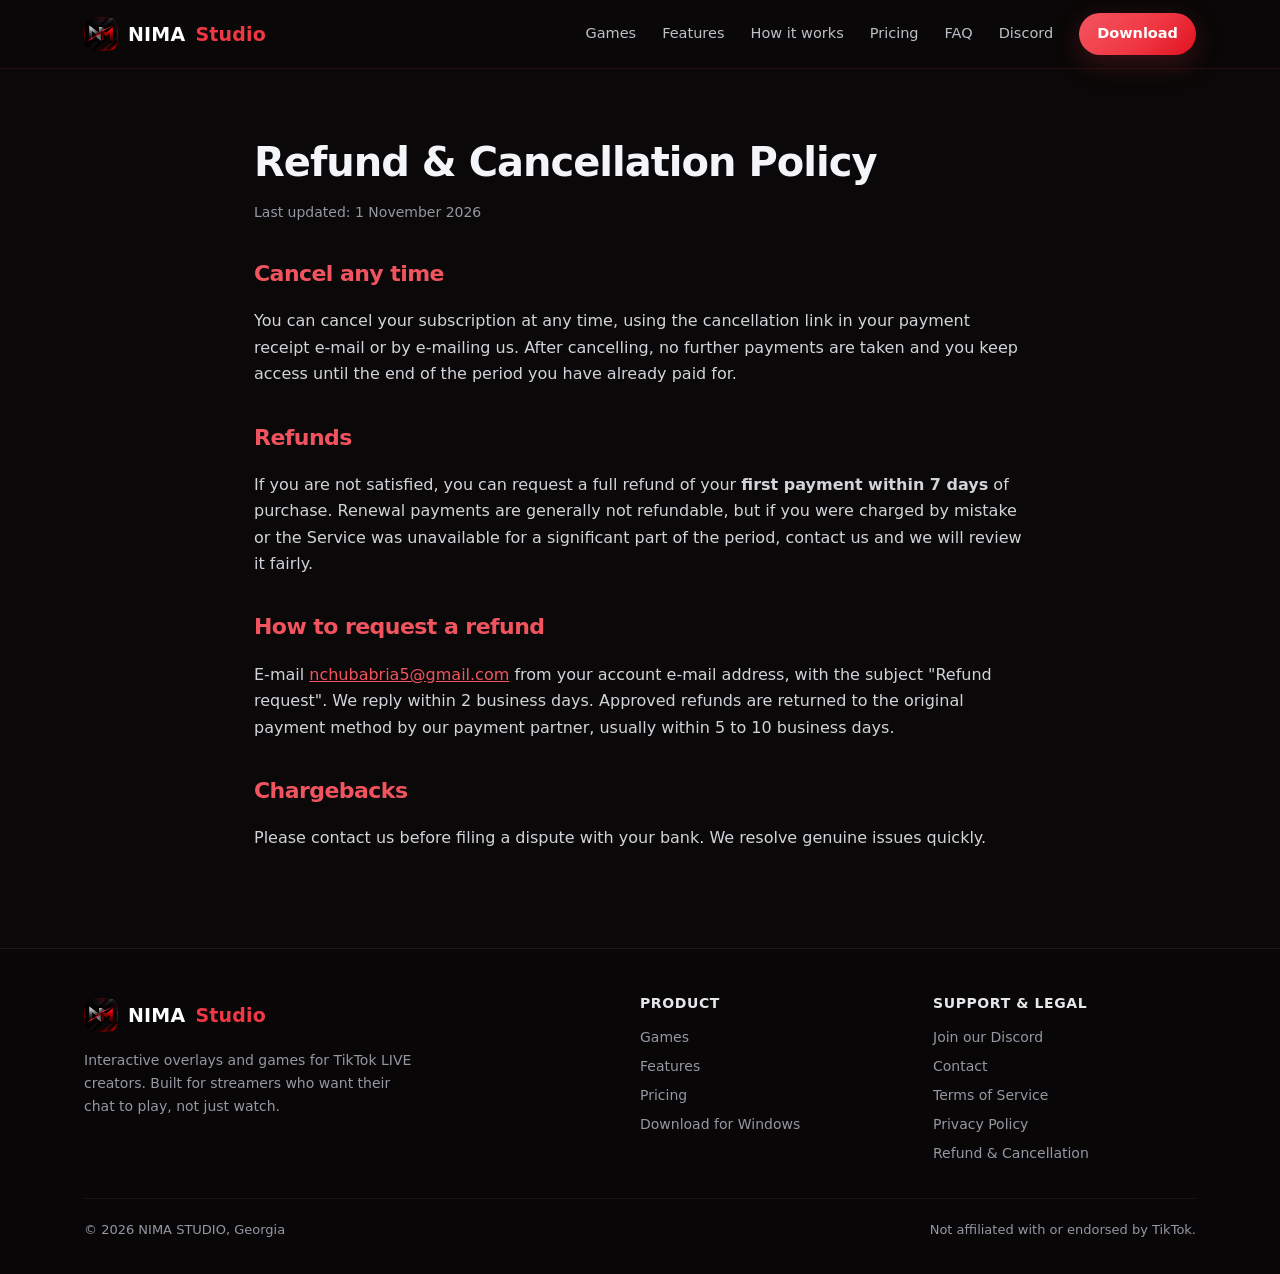
<file: refund.html>
<!doctype html><html lang="en"><head><meta charset="utf-8"><meta name="viewport" content="width=device-width,initial-scale=1"><title>Refund and Cancellation Policy – NIMA Studio</title><link rel="icon" type="image/png" sizes="32x32" href="img/favicon-32.png"><link rel="apple-touch-icon" href="img/apple-touch-icon.png"><meta property="og:image" content="img/logo.png"><meta name="description" content="Refund and cancellation policy for NIMA Studio subscriptions."><link rel="stylesheet" href="style.css"></head><body>
<header class="top"><div class="wrap"><a class="brand" href="index.html"><img class="blogo" src="img/logo.png" alt="NIMA Studio">NIMA <b>Studio</b></a><nav><a href="index.html#games">Games</a><a href="index.html#features">Features</a><a href="index.html#how">How it works</a><a href="index.html#pricing">Pricing</a><a href="index.html#faq">FAQ</a><a href="https://discord.gg/qyWZeTb5Fz" target="_blank" rel="noopener">Discord</a><a class="cta" href="download/NIMA-Studio-Setup.exe" download>Download</a></nav></div></header>
<div class="wrap doc"><h1>Refund &amp; Cancellation Policy</h1><div class="date">Last updated: 1 November 2026</div>
<h2>Cancel any time</h2><p>You can cancel your subscription at any time, using the cancellation link in your payment receipt e-mail or by e-mailing us. After cancelling, no further payments are taken and you keep access until the end of the period you have already paid for.</p>
<h2>Refunds</h2><p>If you are not satisfied, you can request a full refund of your <b>first payment within 7 days</b> of purchase. Renewal payments are generally not refundable, but if you were charged by mistake or the Service was unavailable for a significant part of the period, contact us and we will review it fairly.</p>
<h2>How to request a refund</h2><p>E-mail <a href="mailto:nchubabria5@gmail.com">nchubabria5@gmail.com</a> from your account e-mail address, with the subject "Refund request". We reply within 2 business days. Approved refunds are returned to the original payment method by our payment partner, usually within 5 to 10 business days.</p>
<h2>Chargebacks</h2><p>Please contact us before filing a dispute with your bank. We resolve genuine issues quickly.</p></div>
<footer><div class="wrap"><div class="cols"><div><a class="brand" href="index.html"><img class="blogo" src="img/logo.png" alt="NIMA Studio">NIMA <b>Studio</b></a><p style="max-width:340px;margin:14px 0 0">Interactive overlays and games for TikTok LIVE creators. Built for streamers who want their chat to play, not just watch.</p></div><div><h4>Product</h4><a href="index.html#games">Games</a><a href="index.html#features">Features</a><a href="index.html#pricing">Pricing</a><a href="download/NIMA-Studio-Setup.exe" download>Download for Windows</a></div><div><h4>Support &amp; legal</h4><a href="https://discord.gg/qyWZeTb5Fz" target="_blank" rel="noopener">Join our Discord</a><a href="contact.html">Contact</a><a href="terms.html">Terms of Service</a><a href="privacy.html">Privacy Policy</a><a href="refund.html">Refund &amp; Cancellation</a></div></div><div class="legal"><span>© 2026 NIMA STUDIO, Georgia</span><span>Not affiliated with or endorsed by TikTok.</span></div></div></footer></body></html>
</file>
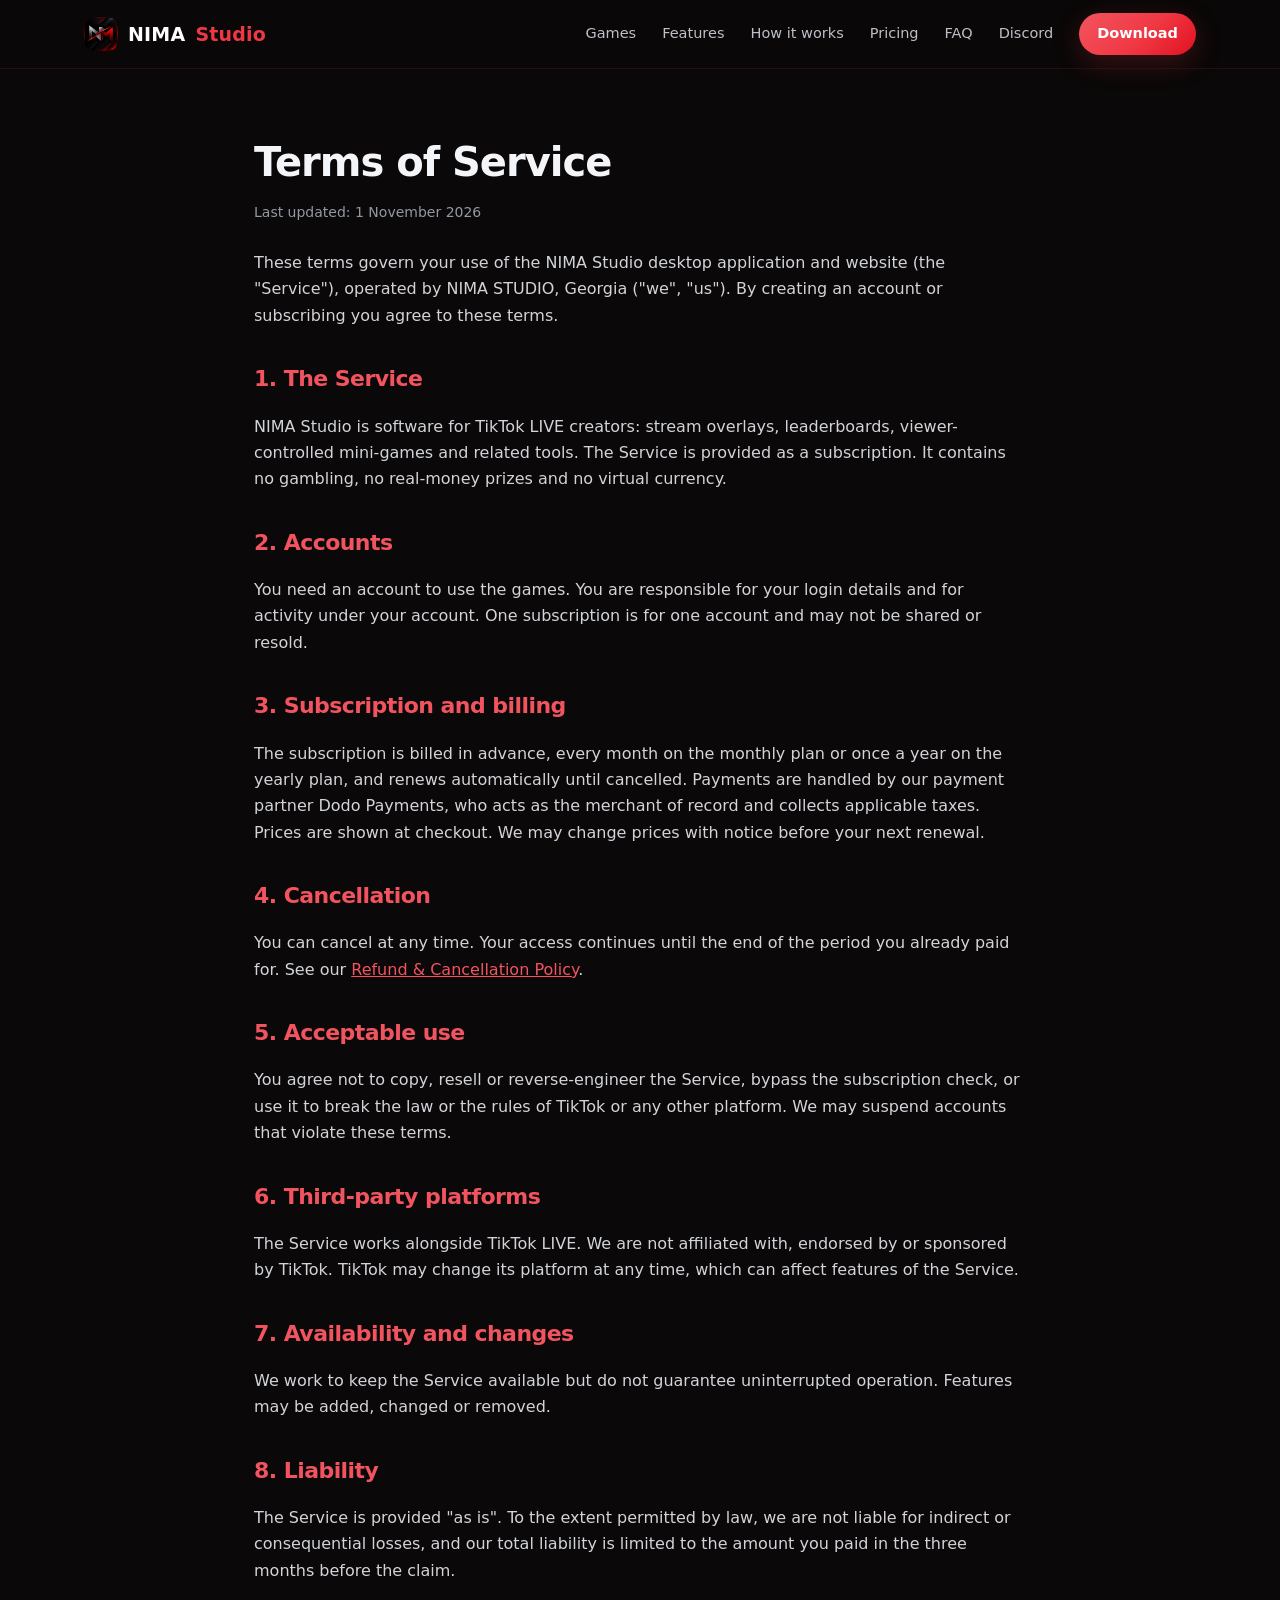
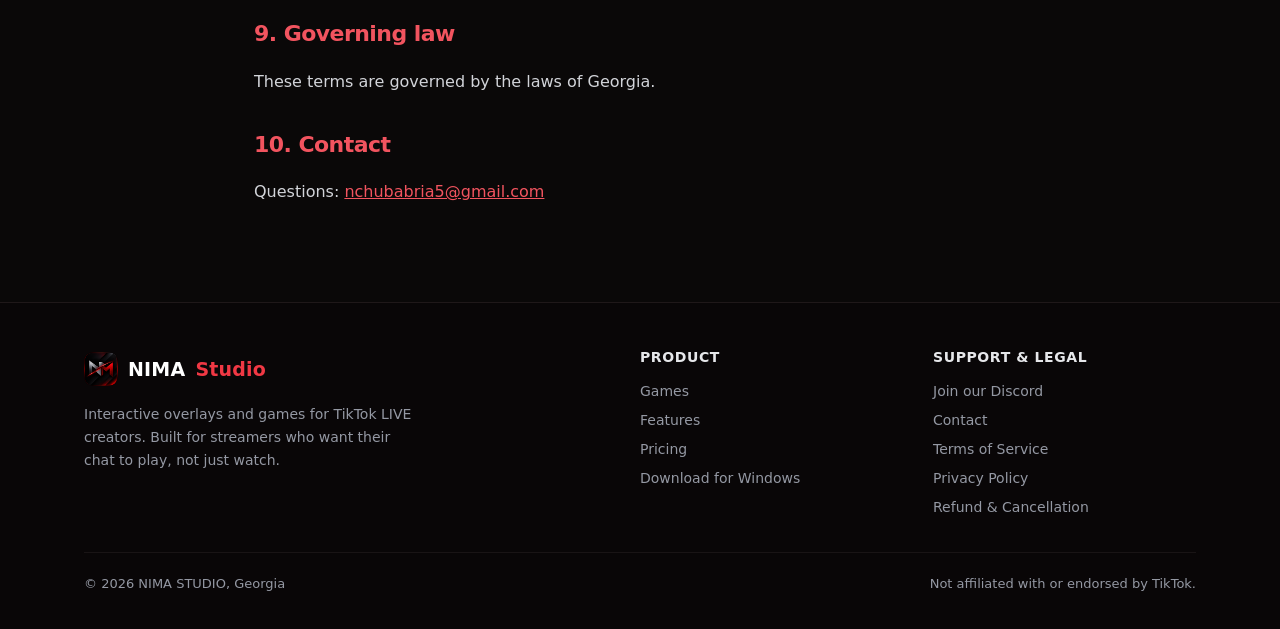
<file: terms.html>
<!doctype html><html lang="en"><head><meta charset="utf-8"><meta name="viewport" content="width=device-width,initial-scale=1"><title>Terms of Service – NIMA Studio</title><link rel="icon" type="image/png" sizes="32x32" href="img/favicon-32.png"><link rel="apple-touch-icon" href="img/apple-touch-icon.png"><meta property="og:image" content="img/logo.png"><meta name="description" content="Terms of Service for NIMA Studio."><link rel="stylesheet" href="style.css"></head><body>
<header class="top"><div class="wrap"><a class="brand" href="index.html"><img class="blogo" src="img/logo.png" alt="NIMA Studio">NIMA <b>Studio</b></a><nav><a href="index.html#games">Games</a><a href="index.html#features">Features</a><a href="index.html#how">How it works</a><a href="index.html#pricing">Pricing</a><a href="index.html#faq">FAQ</a><a href="https://discord.gg/qyWZeTb5Fz" target="_blank" rel="noopener">Discord</a><a class="cta" href="download/NIMA-Studio-Setup.exe" download>Download</a></nav></div></header>
<div class="wrap doc"><h1>Terms of Service</h1><div class="date">Last updated: 1 November 2026</div>
<p>These terms govern your use of the NIMA Studio desktop application and website (the "Service"), operated by NIMA STUDIO, Georgia ("we", "us"). By creating an account or subscribing you agree to these terms.</p>
<h2>1. The Service</h2><p>NIMA Studio is software for TikTok LIVE creators: stream overlays, leaderboards, viewer-controlled mini-games and related tools. The Service is provided as a subscription. It contains no gambling, no real-money prizes and no virtual currency.</p>
<h2>2. Accounts</h2><p>You need an account to use the games. You are responsible for your login details and for activity under your account. One subscription is for one account and may not be shared or resold.</p>
<h2>3. Subscription and billing</h2><p>The subscription is billed in advance, every month on the monthly plan or once a year on the yearly plan, and renews automatically until cancelled. Payments are handled by our payment partner Dodo Payments, who acts as the merchant of record and collects applicable taxes. Prices are shown at checkout. We may change prices with notice before your next renewal.</p>
<h2>4. Cancellation</h2><p>You can cancel at any time. Your access continues until the end of the period you already paid for. See our <a href="refund.html">Refund &amp; Cancellation Policy</a>.</p>
<h2>5. Acceptable use</h2><p>You agree not to copy, resell or reverse-engineer the Service, bypass the subscription check, or use it to break the law or the rules of TikTok or any other platform. We may suspend accounts that violate these terms.</p>
<h2>6. Third-party platforms</h2><p>The Service works alongside TikTok LIVE. We are not affiliated with, endorsed by or sponsored by TikTok. TikTok may change its platform at any time, which can affect features of the Service.</p>
<h2>7. Availability and changes</h2><p>We work to keep the Service available but do not guarantee uninterrupted operation. Features may be added, changed or removed.</p>
<h2>8. Liability</h2><p>The Service is provided "as is". To the extent permitted by law, we are not liable for indirect or consequential losses, and our total liability is limited to the amount you paid in the three months before the claim.</p>
<h2>9. Governing law</h2><p>These terms are governed by the laws of Georgia.</p>
<h2>10. Contact</h2><p>Questions: <a href="mailto:nchubabria5@gmail.com">nchubabria5@gmail.com</a></p></div>
<footer><div class="wrap"><div class="cols"><div><a class="brand" href="index.html"><img class="blogo" src="img/logo.png" alt="NIMA Studio">NIMA <b>Studio</b></a><p style="max-width:340px;margin:14px 0 0">Interactive overlays and games for TikTok LIVE creators. Built for streamers who want their chat to play, not just watch.</p></div><div><h4>Product</h4><a href="index.html#games">Games</a><a href="index.html#features">Features</a><a href="index.html#pricing">Pricing</a><a href="download/NIMA-Studio-Setup.exe" download>Download for Windows</a></div><div><h4>Support &amp; legal</h4><a href="https://discord.gg/qyWZeTb5Fz" target="_blank" rel="noopener">Join our Discord</a><a href="contact.html">Contact</a><a href="terms.html">Terms of Service</a><a href="privacy.html">Privacy Policy</a><a href="refund.html">Refund &amp; Cancellation</a></div></div><div class="legal"><span>© 2026 NIMA STUDIO, Georgia</span><span>Not affiliated with or endorsed by TikTok.</span></div></div></footer></body></html>
</file>
<file: style.css>
:root{--bg:#0a0808;--bg2:#100c0d;--card:#130f10;--bd:#282021;--tx:#dddee3;--mut:#9498a3;--gold:#f03844;--gold2:#f2545f;--gold3:#e1111f;--em:#d9101e}
*{box-sizing:border-box}html{scroll-behavior:smooth}
body{margin:0;background:var(--bg);color:var(--tx);font:16px/1.65 'Inter',system-ui,-apple-system,Segoe UI,Roboto,sans-serif;-webkit-font-smoothing:antialiased}
a{color:var(--gold2)}a:hover{color:#ffffff}
img{max-width:100%;display:block}
.wrap{max-width:1160px;margin:0 auto;padding:0 24px}
h1,h2,h3{font-family:'Inter','Segoe UI',system-ui,-apple-system,Roboto,sans-serif;letter-spacing:-.025em;font-weight:800;margin:0}
/* header */
header.top{position:sticky;top:0;z-index:50;background:rgba(10,8,8,.82);backdrop-filter:blur(12px);border-bottom:1px solid rgba(240,56,68,.12)}
header.top .wrap{display:flex;align-items:center;gap:26px;height:68px}
.brand{display:flex;align-items:center;gap:10px;font:800 19px 'Inter','Segoe UI',system-ui,-apple-system,Roboto,sans-serif;color:#ffffff;text-decoration:none;letter-spacing:.2px}
.brand i{width:30px;height:30px;border-radius:9px;background:linear-gradient(135deg,var(--gold2),var(--gold3));display:grid;place-items:center;color:#ffffff;font:900 16px 'Inter','Segoe UI',system-ui,-apple-system,Roboto,sans-serif;font-style:normal;box-shadow:0 0 18px rgba(240,56,68,.35)}
.brand b{color:var(--gold)}
nav{margin-left:auto;display:flex;align-items:center;gap:26px;font-size:14.5px}
nav a{color:#bdc0c7;text-decoration:none}nav a:hover{color:#ffffff}
nav a.cta,.btn{display:inline-flex;align-items:center;gap:8px;padding:12px 22px;border-radius:999px;background:linear-gradient(135deg,var(--gold2),var(--gold) 55%,var(--gold3));color:#ffffff;font-weight:700;text-decoration:none;border:0;box-shadow:0 8px 28px rgba(240,56,68,.22);transition:transform .15s,box-shadow .15s}
nav a.cta{padding:9px 18px;color:#ffffff}
.btn:hover,nav a.cta:hover{transform:translateY(-2px);box-shadow:0 12px 34px rgba(240,56,68,.34);color:#ffffff}
.btn.ghost{background:transparent;border:1px solid rgba(240,56,68,.35);color:var(--tx);box-shadow:none}
.btn.ghost:hover{background:rgba(240,56,68,.08);color:#ffffff}
.btn.lg{padding:16px 30px;font-size:17px}
/* hero */
.hero{position:relative;overflow:hidden;padding:84px 0 70px;background:radial-gradient(900px 500px at 82% 10%,rgba(217,16,30,.16),transparent),radial-gradient(800px 420px at 8% 0%,rgba(240,56,68,.14),transparent)}
.hero:before{content:"";position:absolute;inset:0;background-image:linear-gradient(rgba(255,255,255,.025) 1px,transparent 1px),linear-gradient(90deg,rgba(255,255,255,.025) 1px,transparent 1px);background-size:56px 56px;mask-image:radial-gradient(ellipse at 50% 30%,#000000 30%,transparent 75%);-webkit-mask-image:radial-gradient(ellipse at 50% 30%,#000000 30%,transparent 75%)}
.hero .wrap{position:relative;display:grid;grid-template-columns:1.05fr .95fr;gap:48px;align-items:center}
.eyebrow{display:inline-flex;align-items:center;gap:8px;padding:6px 14px;border:1px solid rgba(217,16,30,.4);background:rgba(217,16,30,.08);border-radius:999px;font-size:13px;color:#f6858d;letter-spacing:.4px;margin-bottom:20px}
.eyebrow:before{content:"";width:7px;height:7px;border-radius:50%;background:var(--em);box-shadow:0 0 10px var(--em)}
.hero h1{font-size:clamp(38px,5.6vw,66px);line-height:1.03;color:#f4f5f8;margin-bottom:20px}
.hero h1 em{font-style:normal;background:linear-gradient(180deg,var(--gold2),var(--gold3));-webkit-background-clip:text;background-clip:text;color:transparent}
.hero p.lead{font-size:19px;color:#b8bac2;max-width:560px;margin:0 0 30px}
.hero .ctas{display:flex;flex-wrap:wrap;gap:12px;margin-bottom:22px}
.trust{display:flex;flex-wrap:wrap;gap:8px 22px;color:var(--mut);font-size:14px}
.trust span:before{content:"✓ ";color:var(--em);font-weight:800}
/* app mock */
.mock{position:relative;border-radius:18px;border:1px solid #302829;background:linear-gradient(180deg,#181213,#100c0c);box-shadow:0 30px 80px rgba(0,0,0,.55),0 0 0 1px rgba(240,56,68,.08);overflow:hidden;transform:perspective(1400px) rotateY(-6deg) rotateX(2deg)}
.mock .bar{display:flex;align-items:center;gap:7px;padding:11px 14px;background:#100d0d;border-bottom:1px solid #282021;font-size:12px;color:var(--mut)}
.mock .bar b{width:10px;height:10px;border-radius:50%;background:#312a2b}.mock .bar span{margin-left:8px}
.mock .body{display:grid;grid-template-columns:120px 1fr;min-height:330px}
.mock .side{padding:14px 10px;border-right:1px solid #231c1e;font-size:12.5px;color:var(--mut)}
.mock .side div{padding:8px 10px;border-radius:8px;margin-bottom:4px}.mock .side .on{background:rgba(240,56,68,.12);color:var(--gold2)}
.mock .main{padding:16px}
.mock .row{display:grid;grid-template-columns:1fr 1fr;gap:10px;margin-bottom:12px}
.g{position:relative;height:96px;border-radius:12px;overflow:hidden;border:1px solid #302829;background-size:cover;background-position:center}
.g:after{content:"";position:absolute;inset:0;background:linear-gradient(0deg,rgba(0,0,0,.75),transparent 70%)}
.g span{position:absolute;left:10px;bottom:8px;z-index:2;font:700 13px 'Inter','Segoe UI',system-ui,-apple-system,Roboto,sans-serif;color:#ffffff}
.g.lock:before{content:"";position:absolute;inset:0;z-index:1;backdrop-filter:blur(2px);background:rgba(7,5,6,.35)}
.feed{border:1px solid #282021;border-radius:12px;padding:10px 12px;background:rgba(0,0,0,.18);font-size:12.5px;color:#d4d6db}
.feed p{margin:0;padding:4px 0;display:flex;justify-content:space-between;gap:10px}.feed b{color:var(--gold2)}.feed em{font-style:normal;color:#f6858d}
.float{position:absolute;right:-8px;top:-14px;z-index:3;padding:9px 14px;border-radius:12px;background:linear-gradient(135deg,var(--gold2),var(--gold3));color:#ffffff;font:800 13px system-ui;box-shadow:0 10px 30px rgba(0,0,0,.4);transform:rotate(4deg)}
/* sections */
section{padding:84px 0}
.kick{color:var(--gold);font:700 13px system-ui;letter-spacing:2.4px;text-transform:uppercase;margin-bottom:12px}
section h2{font-size:clamp(30px,4vw,46px);line-height:1.1;color:#f4f5f8;margin-bottom:14px}
section .sub{color:var(--mut);font-size:18px;max-width:640px;margin:0 0 44px}
.center{text-align:center}.center .sub{margin-left:auto;margin-right:auto}
.strip{padding:22px 0;border-block:1px solid #1e1819;background:#0d0a0a}
.strip .wrap{display:flex;flex-wrap:wrap;justify-content:center;gap:12px 34px;color:#828691;font-size:14px;letter-spacing:.5px}
.strip b{color:#cdcfd4;font-weight:600}
/* steps */
.steps{display:grid;grid-template-columns:repeat(4,1fr);gap:18px;counter-reset:s;position:relative}
.step{position:relative;padding:26px 22px;border:1px solid var(--bd);border-radius:18px;background:linear-gradient(180deg,#151011,#0f0c0c)}
.step:before{counter-increment:s;content:counter(s,decimal-leading-zero);display:block;font:800 34px 'Inter','Segoe UI',system-ui,-apple-system,Roboto,sans-serif;color:rgba(240,56,68,.35);margin-bottom:10px}
.step h3{font-size:19px;color:#ffffff;margin-bottom:6px}.step p{margin:0;color:var(--mut);font-size:15px}
/* games */
.games{display:grid;grid-template-columns:repeat(3,1fr);gap:20px}
.game{position:relative;min-height:260px;border-radius:20px;overflow:hidden;border:1px solid var(--bd);display:flex;align-items:flex-end;background-size:cover;background-position:center;transition:transform .25s,border-color .25s}
.game:hover{transform:translateY(-6px);border-color:rgba(240,56,68,.55)}
.game:before{content:"";position:absolute;inset:0;background:linear-gradient(0deg,rgba(6,4,5,.96) 8%,rgba(6,4,5,.35) 60%,transparent)}
.game .in{position:relative;padding:22px}
.tag{display:inline-block;padding:4px 11px;border-radius:999px;background:rgba(10,6,8,.72);border:1px solid rgba(240,56,68,.5);color:var(--gold2);font-size:12px;font-weight:700;letter-spacing:.5px;margin-bottom:10px}
.game h3{font-size:25px;color:#ffffff;margin-bottom:6px}.game p{margin:0;color:#c6c8ce;font-size:14.8px}
.g1{background-image:url(img/castle_bg.jpg)}.g2{background-image:url(img/map.jpg)}
.g3{background:radial-gradient(500px 260px at 70% 20%,rgba(200,205,220,.28),transparent),linear-gradient(160deg,#262a36,#0b0c12 72%)}
.g4{background:radial-gradient(500px 260px at 30% 10%,rgba(240,56,68,.5),transparent),linear-gradient(160deg,#5a2a3c,#1a0f24 75%)}
.g5{background:radial-gradient(500px 260px at 70% 0%,rgba(240,56,68,.35),transparent),linear-gradient(160deg,#2a2d38,#0c0b10 75%)}
.g6{background:radial-gradient(500px 260px at 20% 0%,rgba(217,16,30,.5),transparent),linear-gradient(160deg,#241a1c,#0c0909 75%)}
.games .game .big{position:absolute;right:18px;top:6px;font:900 110px/1 'Inter','Segoe UI',system-ui,-apple-system,Roboto,sans-serif;color:rgba(255,255,255,.07)}
.note-b{margin-top:22px;padding:18px 22px;border:1px dashed rgba(240,56,68,.4);border-radius:16px;color:#d4d6db;background:rgba(240,56,68,.05);display:flex;flex-wrap:wrap;gap:8px 18px;align-items:center;justify-content:space-between}
/* features */
.split{display:grid;grid-template-columns:1fr 1fr;gap:56px;align-items:center;margin-bottom:84px}
.split:last-child{margin-bottom:0}.split.rev .vis{order:-1}
.split h3{font-size:clamp(26px,3vw,36px);color:#f2545f;margin-bottom:12px}
.split p{color:#b2b4bb;font-size:17px;margin:0 0 16px}
.ticks{list-style:none;padding:0;margin:0}.ticks li{padding:6px 0 6px 28px;position:relative;color:#d7d9dd}
.ticks li:before{content:"✓";position:absolute;left:0;color:var(--gold);font-weight:800}
.vis{border:1px solid #2c2425;border-radius:20px;padding:22px;background:linear-gradient(180deg,#181213,#0d0a0b);box-shadow:0 24px 60px rgba(0,0,0,.4)}
.lb{display:grid;gap:9px}
.lb div{display:flex;align-items:center;gap:12px;padding:11px 14px;border-radius:12px;background:rgba(255,255,255,.035);border:1px solid #282021}
.lb div:first-child{background:linear-gradient(90deg,rgba(240,56,68,.2),rgba(240,56,68,.04));border-color:rgba(240,56,68,.5)}
.lb i{font:800 15px 'Inter','Segoe UI',system-ui,-apple-system,Roboto,sans-serif;font-style:normal;color:var(--gold);width:22px}.lb span{flex:1;color:#eaebed}.lb b{color:var(--gold2)}
.bar2{height:12px;border-radius:99px;background:#191415;border:1px solid #2c2425;overflow:hidden;margin:10px 0 16px}.bar2 i{display:block;height:100%;width:72%;background:linear-gradient(90deg,var(--em),var(--gold))}
.rules{display:grid;gap:10px;font-size:14.5px}
.rules div{display:flex;align-items:center;gap:10px;padding:11px 14px;border-radius:12px;border:1px solid #282021;background:rgba(255,255,255,.03);color:#d7d9dd}
.rules em{font-style:normal;color:var(--gold2);font-weight:700}.rules u{text-decoration:none;color:#f6858d;margin-left:auto}
/* pricing */
#pricing{background:radial-gradient(800px 380px at 50% 0%,rgba(240,56,68,.12),transparent),#0d0a0a}
.price{max-width:520px;margin:0 auto;border:1px solid rgba(240,56,68,.55);border-radius:26px;padding:38px 34px;text-align:center;background:linear-gradient(180deg,#1a1415,#0d0a0b);box-shadow:0 30px 80px rgba(0,0,0,.5),0 0 60px rgba(240,56,68,.1)}
.price .pill{display:inline-block;padding:5px 14px;border-radius:99px;background:rgba(217,16,30,.14);border:1px solid rgba(217,16,30,.45);color:#f6858d;font-size:13px;margin-bottom:16px}
.price h3{font-size:26px;color:#ffffff}
.price .amt{font:900 68px/1.1 'Inter','Segoe UI',system-ui,-apple-system,Roboto,sans-serif;color:#f2545f;margin:12px 0 4px}.price .amt small{font:600 20px system-ui;color:var(--mut)}
.price ul{list-style:none;padding:0;margin:24px 0 28px;text-align:left}.price li{padding:8px 0 8px 30px;position:relative;color:#d7d9dd;border-bottom:1px solid #1e1819}
.price li:before{content:"✓";position:absolute;left:0;color:var(--gold);font-weight:800}
.price p{margin:0}.fine{font-size:13px;color:var(--mut);margin-top:16px!important;line-height:1.55}
/* faq */
.faq{max-width:820px;margin:0 auto;display:grid;gap:12px}
.faq details{border:1px solid var(--bd);border-radius:16px;background:linear-gradient(180deg,#151011,#0e0b0b);padding:0 22px}
.faq summary{cursor:pointer;padding:18px 0;font:700 17px 'Inter','Segoe UI',system-ui,-apple-system,Roboto,sans-serif;color:#ffffff;list-style:none;display:flex;justify-content:space-between;gap:12px}
.faq summary::-webkit-details-marker{display:none}.faq summary:after{content:"+";color:var(--gold);font:400 26px/1 system-ui}.faq details[open] summary:after{content:"–"}
.faq details p{margin:0 0 18px;color:#b2b4bb}
/* final */
.final{text-align:center;padding:100px 0;background:radial-gradient(700px 320px at 50% 100%,rgba(217,16,30,.18),transparent),radial-gradient(700px 300px at 50% 0%,rgba(240,56,68,.14),transparent)}
.final h2{font-size:clamp(34px,5vw,58px)}.final .sub{margin:0 auto 30px}
footer{border-top:1px solid #1f1819;padding:46px 0 34px;color:var(--mut);font-size:14px;background:#090607}
footer .cols{display:grid;grid-template-columns:2fr 1fr 1fr;gap:30px;margin-bottom:30px}
footer h4{margin:0 0 12px;color:#e6e7ea;font:700 14px system-ui;letter-spacing:.6px;text-transform:uppercase}
footer a{display:block;color:var(--mut);text-decoration:none;padding:3px 0}footer a:hover{color:#ffffff}
footer .legal{border-top:1px solid #191415;padding-top:20px;display:flex;flex-wrap:wrap;gap:8px 24px;justify-content:space-between;font-size:13px}
/* legal docs (inner pages) */
.doc{padding:60px 24px 80px;max-width:820px;margin:0 auto}.doc h1{color:#f4f5f8;font-size:40px;margin:0 0 6px}.doc h2{font-size:22px;margin:32px 0 8px;color:var(--gold2)}.doc p,.doc li{color:#d2d4d9}.doc .date{color:var(--mut);font-size:14px;margin-bottom:26px}
footer .wrap.simple{display:flex;flex-wrap:wrap;gap:10px 26px}footer .wrap.simple a{display:inline}footer .wrap.simple .r{margin-left:auto}
@media(max-width:980px){.hero .wrap,.split{grid-template-columns:1fr}.split.rev .vis{order:0}.mock{transform:none}.steps{grid-template-columns:1fr 1fr}.games{grid-template-columns:1fr 1fr}footer .cols{grid-template-columns:1fr 1fr}}
@media(max-width:640px){nav a:not(.cta){display:none}.steps,.games,footer .cols{grid-template-columns:1fr}section{padding:60px 0}.hero{padding:50px 0}.mock .body{grid-template-columns:1fr}.mock .side{display:none}.float{right:6px}.price{padding:30px 20px}.btn.lg{width:100%;justify-content:center}.hero .ctas .btn{width:100%;justify-content:center}}

.g7{background:radial-gradient(500px 260px at 70% 0%,rgba(255,70,80,.55),transparent),linear-gradient(160deg,#4a0f16,#10080a 75%)}
.jars{display:grid;grid-template-columns:1fr 1fr;gap:10px}.jars img{width:100%;height:auto;display:block;border-radius:12px;background:#100c0d}

.brand .blogo{width:34px;height:34px;border-radius:9px;display:block}

.hero h1 em,section h2 em{font-style:normal;background:linear-gradient(90deg,#ff4a55,#e1111f);-webkit-background-clip:text;background-clip:text;color:transparent}

.plans{display:grid;grid-template-columns:1fr 1fr;gap:24px;max-width:1040px;margin:0 auto;align-items:stretch}.plans .price{max-width:none;margin:0;display:flex;flex-direction:column}.plans .price ul{flex:1}.plans .price.best{border-color:#f2545f;box-shadow:0 30px 80px rgba(0,0,0,.5),0 0 80px rgba(240,56,68,.28)}
@media(max-width:820px){.plans{grid-template-columns:1fr}}

.ldot{display:inline-block;width:12px;height:12px;border-radius:50%;background:#ff3b4a;margin-right:10px;box-shadow:0 0 0 0 rgba(255,59,74,.7);animation:lp 1.6s infinite;vertical-align:middle}@keyframes lp{70%{box-shadow:0 0 0 12px rgba(255,59,74,0)}100%{box-shadow:0 0 0 0 rgba(255,59,74,0)}}
.lvlist{display:flex;flex-wrap:wrap;gap:12px;justify-content:center;margin-top:20px}.lv{display:flex;flex-direction:column;gap:2px;padding:12px 18px;border:1px solid rgba(255,255,255,.12);border-radius:14px;background:rgba(255,255,255,.04);color:#fff;text-decoration:none;min-width:150px}.lv b{font-size:15px}.lv span{font-size:12.5px;color:#aab}.lv i{display:inline-block;width:7px;height:7px;border-radius:50%;background:#ff3b4a;margin-right:6px}.lv:hover{border-color:#f2545f}
.lv em{font-style:normal;font-size:12px;font-weight:700;color:#ff6b77;margin-top:6px}

.ssg{display:flex;gap:24px;justify-content:center;flex-wrap:wrap;margin-top:28px}.ssb{position:relative;width:330px;text-align:left}.ssb h3{margin:14px 0 0;font-size:17px;text-align:center}
.ssn{position:absolute;top:-12px;left:-12px;width:32px;height:32px;border-radius:50%;background:#f2545f;color:#fff;font-weight:800;display:grid;place-items:center;z-index:2}
.ssw{background:#1f4e8c;color:#fff;border-radius:6px;padding:22px 20px;min-height:140px;font-family:'Segoe UI',system-ui,sans-serif;box-shadow:0 14px 40px rgba(0,0,0,.5)}.ssw b{font-size:18px;display:block;margin-bottom:8px}.ssw p{font-size:13.5px;margin:0 0 14px;opacity:.92}
.ssl{font-size:13px;text-decoration:underline}.ssbtn{display:inline-block;background:#fff;color:#1f4e8c;padding:7px 18px;font-size:13.5px;border-radius:3px;font-weight:600;float:right}

.demov{max-width:960px;margin:26px auto 0;border-radius:18px;overflow:hidden;border:1px solid rgba(255,255,255,.12);box-shadow:0 20px 60px rgba(0,0,0,.55);background:#0a0608}.demov video{display:block;width:100%;height:auto;aspect-ratio:16/9}
</file>
